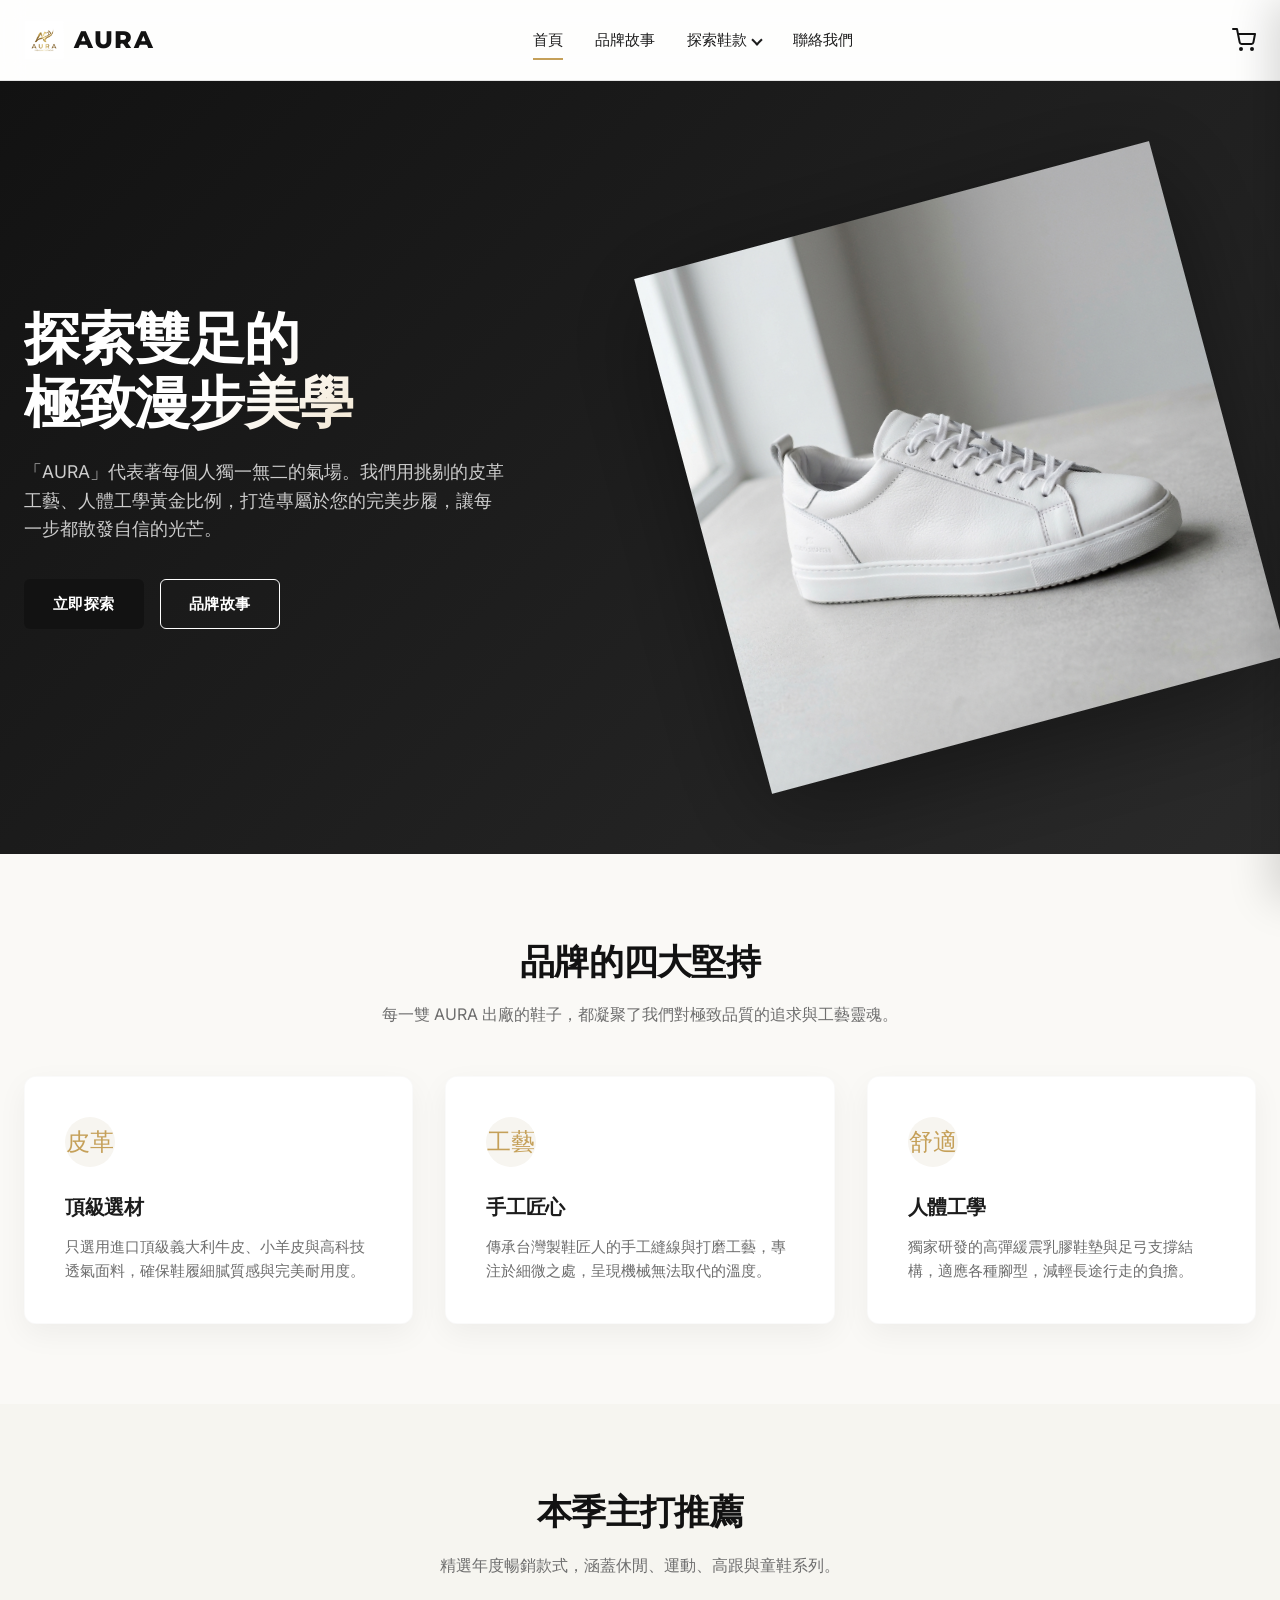
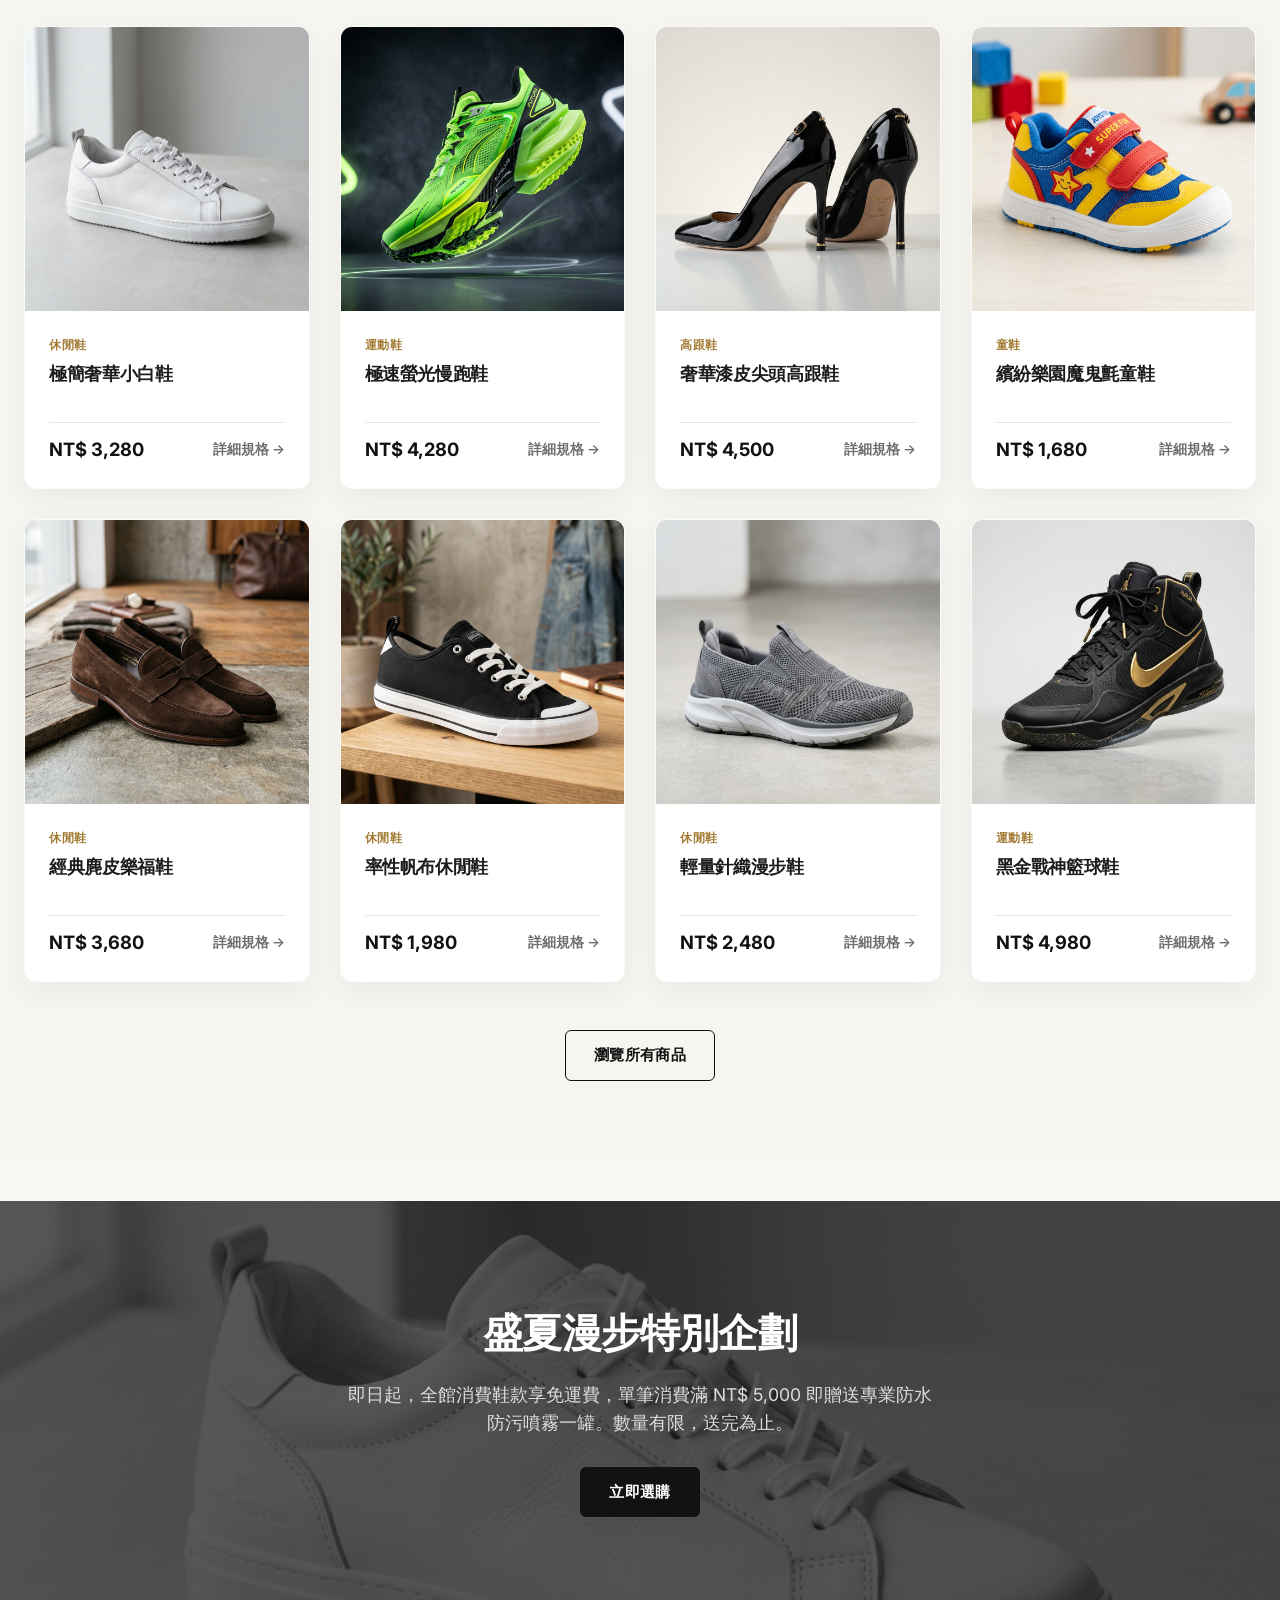
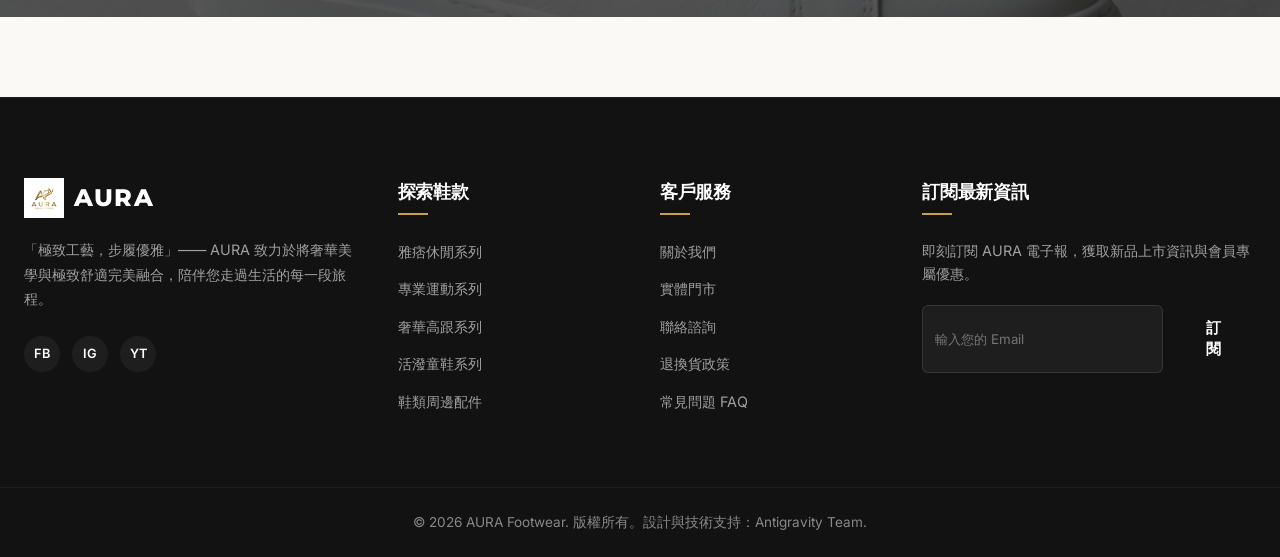
<file: index.html>
<!DOCTYPE html>
<html lang="zh-Hant">

<head>
  <meta charset="UTF-8">
  <meta name="viewport" content="width=device-width, initial-scale=1.0">
  <title>葉緯萱的鞋子專賣店</title>
  <meta name="description" content="AURA 致力於設計最高品質的手工真皮休閒鞋、專業運動跑鞋、奢華晚宴高跟鞋與健康學步童鞋，完美融合經典與現代美學。">
  <meta name="keywords" content="休閒鞋,運動跑鞋,高跟鞋,童鞋">
  <link rel="icon" href="assets/logo.png" type="image/png">
  <link rel="stylesheet" href="css/style.css">
  <meta name="google-site-verification" content="kCDAS2qgH3Xiu8bJE-B__7fO1iVwW10IBibemXJHD1A" />
</head>

<body>

  <!-- Header Section -->
  <header id="main-header"></header>

  <!-- Hero Banner -->
  <section class="hero-banner">
    <div class="container hero-grid">
      <div class="hero-content">
        <h1>探索雙足的<br>極致漫步美學</h1>
        <p>「AURA」代表著每個人獨一無二的氣場。我們用挑剔的皮革工藝、人體工學黃金比例，打造專屬於您的完美步履，讓每一步都散發自信的光芒。</p>
        <div class="hero-btn-group">
          <a href="category-casual.html" class="btn btn-primary">立即探索</a>
          <a href="about.html" class="btn btn-secondary">品牌故事</a>
        </div>
      </div>
      <div class="hero-image-container">
        <div class="hero-image-bg"></div>
        <img src="assets/casual_1.png" alt="AURA Premium Sneakers">
      </div>
    </div>
  </section>

  <!-- Brand Value Grid -->
  <section class="section-padding">
    <div class="container">
      <div class="section-header">
        <h2>品牌的四大堅持</h2>
        <p>每一雙 AURA 出廠的鞋子，都凝聚了我們對極致品質的追求與工藝靈魂。</p>
      </div>
      <div class="values-grid">
        <div class="value-card">
          <div class="value-icon">皮革</div>
          <h3>頂級選材</h3>
          <p>只選用進口頂級義大利牛皮、小羊皮與高科技透氣面料，確保鞋履細膩質感與完美耐用度。</p>
        </div>
        <div class="value-card">
          <div class="value-icon">工藝</div>
          <h3>手工匠心</h3>
          <p>傳承台灣製鞋匠人的手工縫線與打磨工藝，專注於細微之處，呈現機械無法取代的溫度。</p>
        </div>
        <div class="value-card">
          <div class="value-icon">舒適</div>
          <h3>人體工學</h3>
          <p>獨家研發的高彈緩震乳膠鞋墊與足弓支撐結構，適應各種腳型，減輕長途行走的負擔。</p>
        </div>
      </div>
    </div>
  </section>

  <!-- Featured Products Section -->
  <section class="section-padding" style="background-color: #f6f5f0;">
    <div class="container">
      <div class="section-header">
        <h2>本季主打推薦</h2>
        <p>精選年度暢銷款式，涵蓋休閒、運動、高跟與童鞋系列。</p>
      </div>
      <div class="products-grid" id="featured-products-grid">
        <!-- Dynamically rendered by main.js -->
      </div>
      <div style="text-align: center; margin-top: 48px;">
        <a href="category-casual.html" class="btn btn-secondary">瀏覽所有商品</a>
      </div>
    </div>
  </section>

  <!-- Interactive Promo Banner -->
  <section class="promo-banner">
    <div class="container">
      <h2>盛夏漫步特別企劃</h2>
      <p>即日起，全館消費鞋款享免運費，單筆消費滿 NT$ 5,000 即贈送專業防水防污噴霧一罐。數量有限，送完為止。</p>
      <a href="category-sports.html" class="btn btn-primary">立即選購</a>
    </div>
  </section>

  <!-- Footer Section -->
  <footer id="main-footer"></footer>

  <!-- Scripts -->
  <script src="js/products.js"></script>
  <script src="js/main.js"></script>
</body>

</html>
</file>
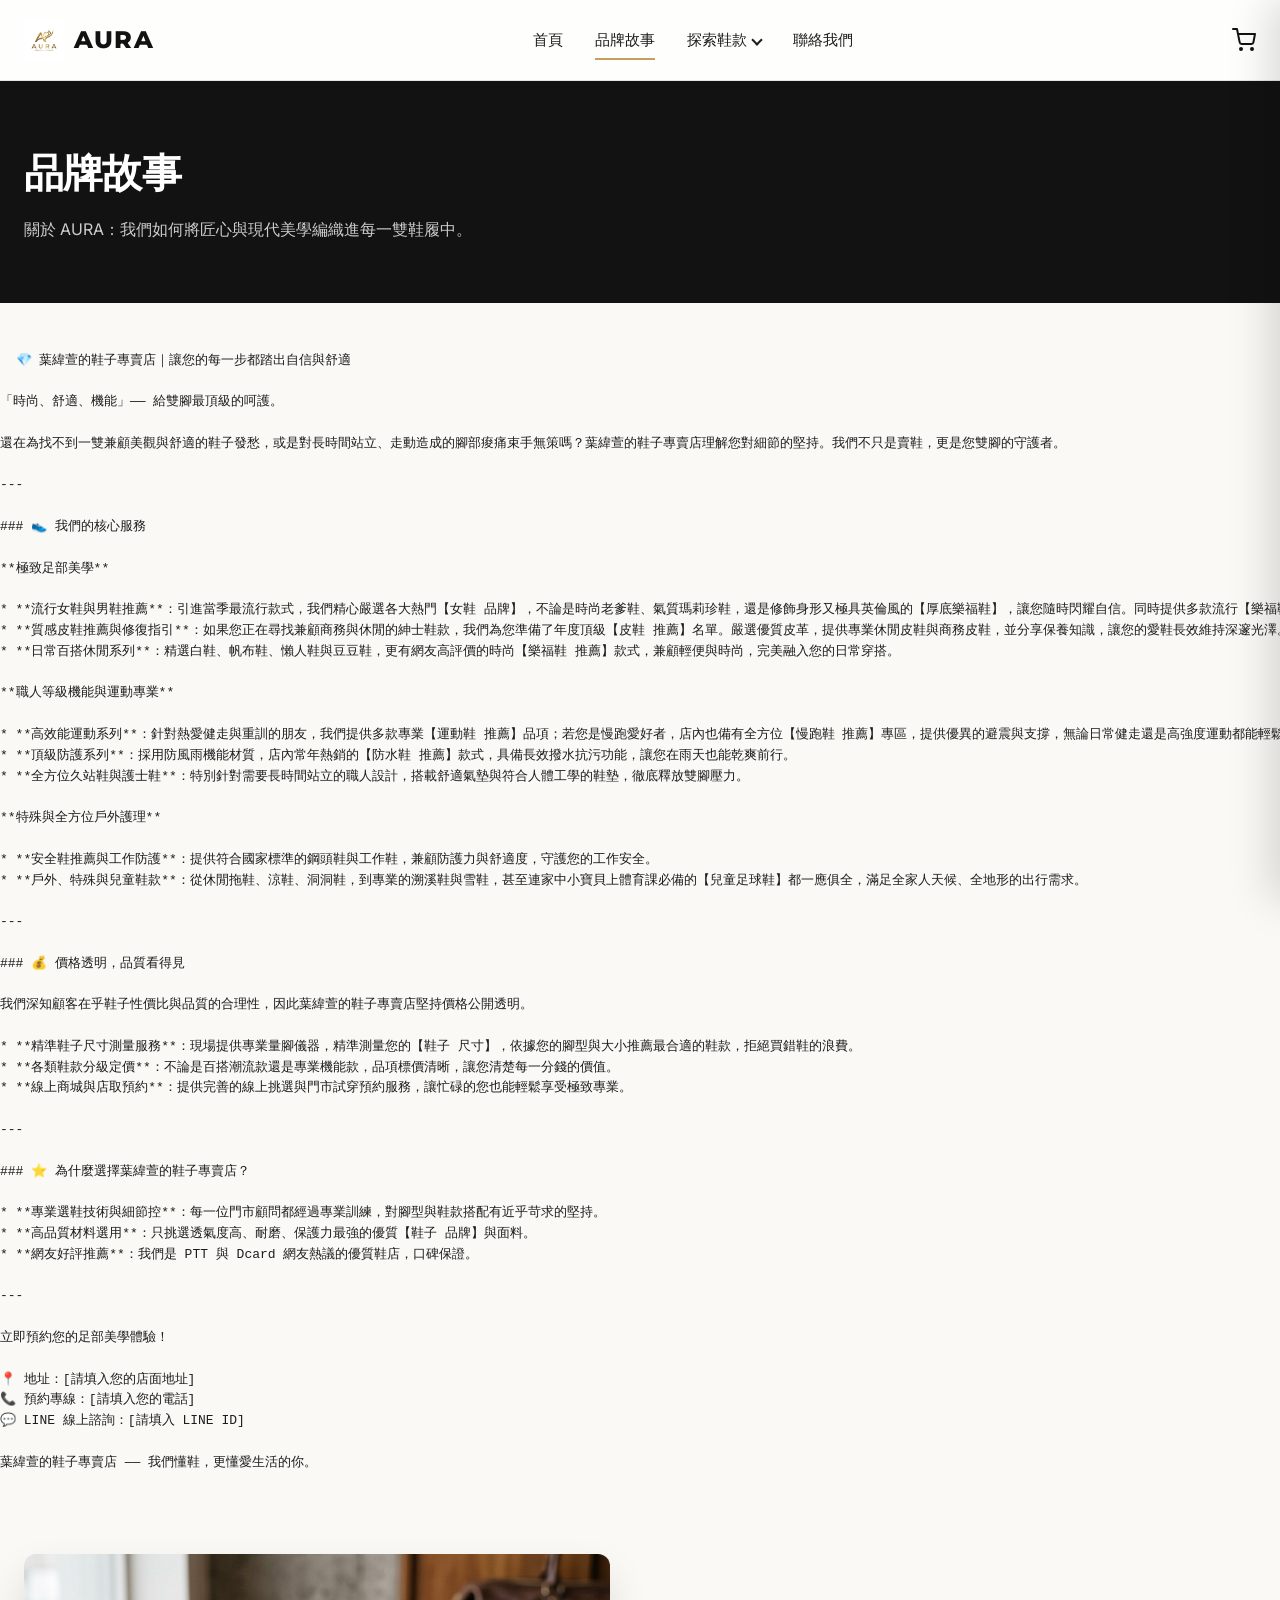
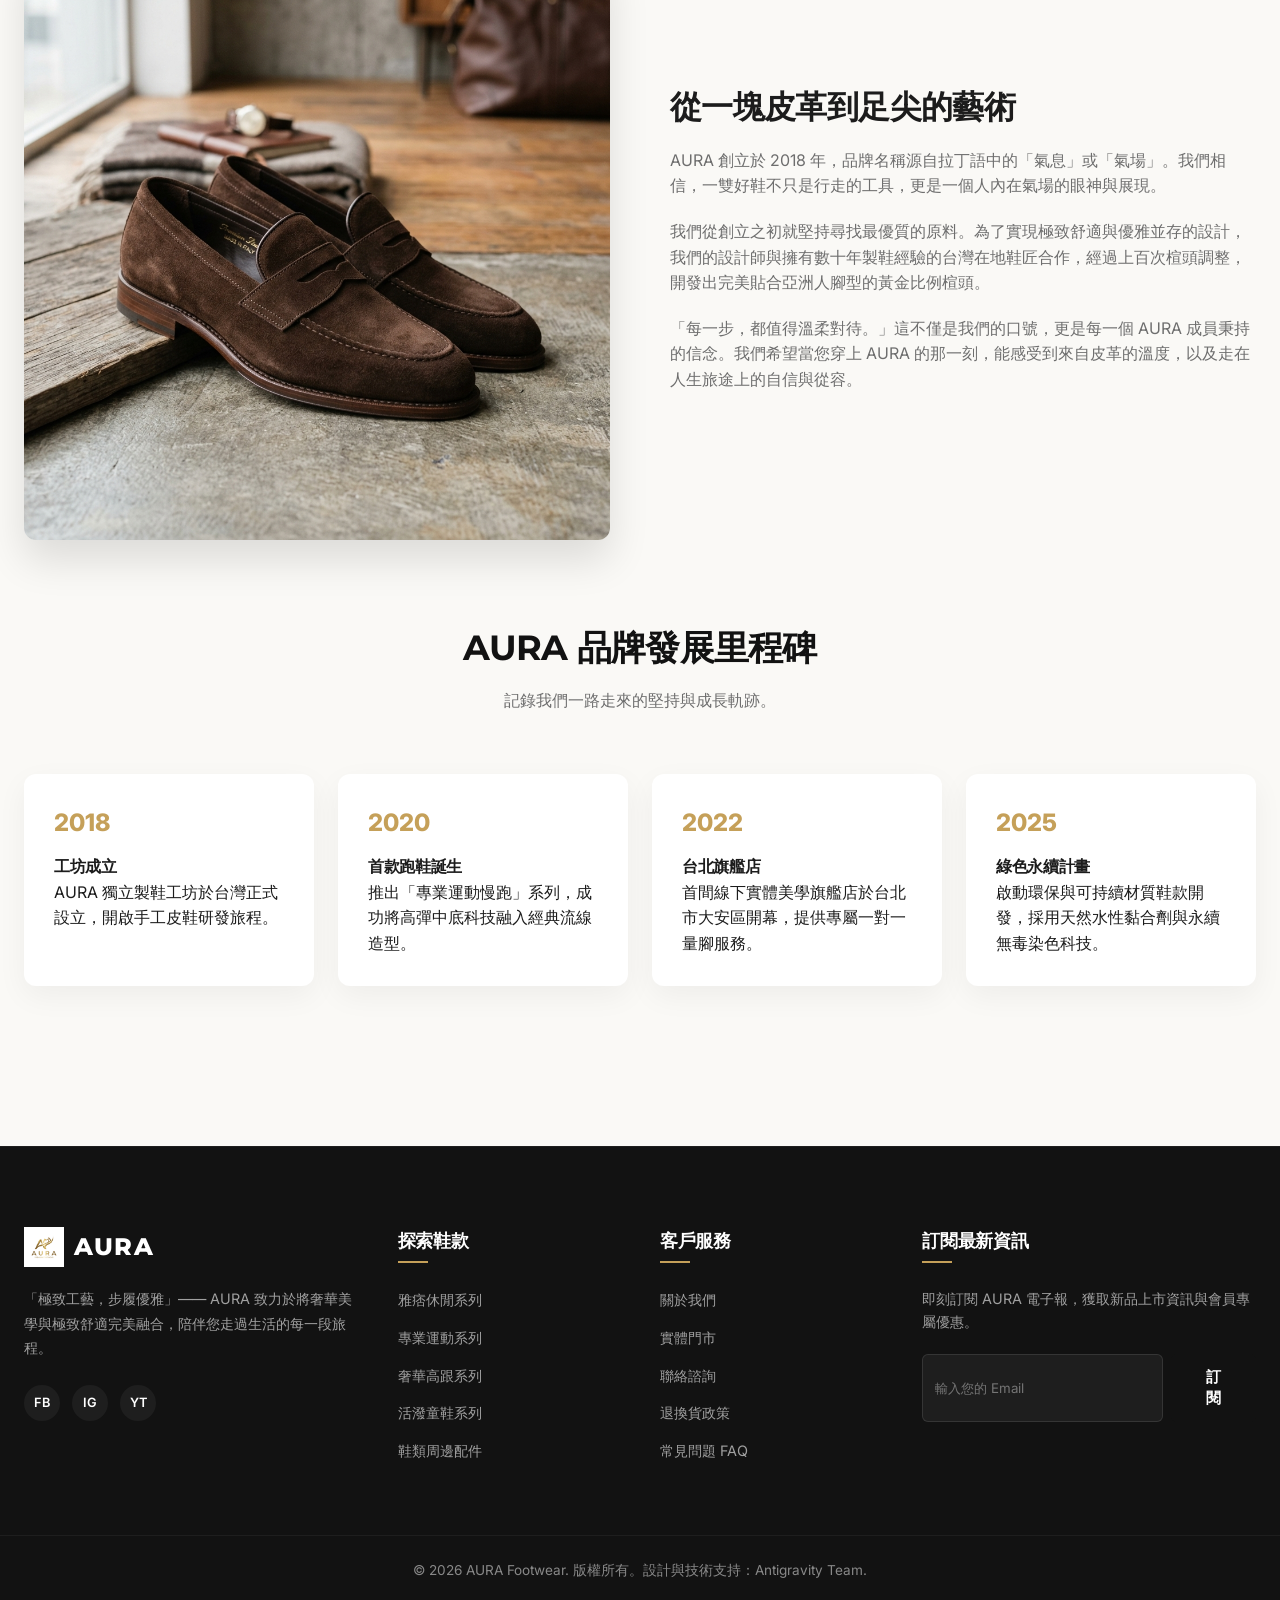
<file: about.html>
<!DOCTYPE html>
<html lang="zh-Hant">

<head>
  <meta charset="UTF-8">
  <meta name="viewport" content="width=device-width, initial-scale=1.0">
  <title>品牌故事 - AURA 鞋履工坊</title>
  <meta name="description" content="了解 AURA 的品牌精神、歷史沿革以及我們對鞋履皮革工藝與手工製作的極致追求。">
  <link rel="icon" href="assets/logo.png" type="image/png">
  <link rel="stylesheet" href="css/style.css">
</head>

<body>

  <!-- Header Section -->
  <header id="main-header"></header>

  <!-- Category Title Banner -->
  <section class="category-hero">
    <div class="container">
      <h1>品牌故事</h1>
      <p>關於 AURA：我們如何將匠心與現代美學編織進每一雙鞋履中。</p>
    </div>
  </section>
  <pre>
  💎 葉緯萱的鞋子專賣店｜讓您的每一步都踏出自信與舒適

「時尚、舒適、機能」—— 給雙腳最頂級的呵護。

還在為找不到一雙兼顧美觀與舒適的鞋子發愁，或是對長時間站立、走動造成的腳部痠痛束手無策嗎？葉緯萱的鞋子專賣店理解您對細節的堅持。我們不只是賣鞋，更是您雙腳的守護者。

---

### 👟 我們的核心服務

**極致足部美學**

* **流行女鞋與男鞋推薦**：引進當季最流行款式，我們精心嚴選各大熱門【女鞋 品牌】，不論是時尚老爹鞋、氣質瑪莉珍鞋，還是修飾身形又極具英倫風的【厚底樂福鞋】，讓您隨時閃耀自信。同時提供多款流行【樂福鞋 穿搭】靈感，讓您輕鬆駕馭各種場合。
* **質感皮鞋推薦與修復指引**：如果您正在尋找兼顧商務與休閒的紳士鞋款，我們為您準備了年度頂級【皮鞋 推薦】名單。嚴選優質皮革，提供專業休閒皮鞋與商務皮鞋，並分享保養知識，讓您的愛鞋長效維持深邃光澤。
* **日常百搭休閒系列**：精選白鞋、帆布鞋、懶人鞋與豆豆鞋，更有網友高評價的時尚【樂福鞋 推薦】款式，兼顧輕便與時尚，完美融入您的日常穿搭。

**職人等級機能與運動專業**

* **高效能運動系列**：針對熱愛健走與重訓的朋友，我們提供多款專業【運動鞋 推薦】品項；若您是慢跑愛好者，店內也備有全方位【慢跑鞋 推薦】專區，提供優異的避震與支撐，無論日常健走還是高強度運動都能輕鬆應對。
* **頂級防護系列**：採用防風雨機能材質，店內常年熱銷的【防水鞋 推薦】款式，具備長效撥水抗污功能，讓您在雨天也能乾爽前行。
* **全方位久站鞋與護士鞋**：特別針對需要長時間站立的職人設計，搭載舒適氣墊與符合人體工學的鞋墊，徹底釋放雙腳壓力。

**特殊與全方位戶外護理**

* **安全鞋推薦與工作防護**：提供符合國家標準的鋼頭鞋與工作鞋，兼顧防護力與舒適度，守護您的工作安全。
* **戶外、特殊與兒童鞋款**：從休閒拖鞋、涼鞋、洞洞鞋，到專業的溯溪鞋與雪鞋，甚至連家中小寶貝上體育課必備的【兒童足球鞋】都一應俱全，滿足全家人天候、全地形的出行需求。

---

### 💰 價格透明，品質看得見

我們深知顧客在乎鞋子性價比與品質的合理性，因此葉緯萱的鞋子專賣店堅持價格公開透明。

* **精準鞋子尺寸測量服務**：現場提供專業量腳儀器，精準測量您的【鞋子 尺寸】，依據您的腳型與大小推薦最合適的鞋款，拒絕買錯鞋的浪費。
* **各類鞋款分級定價**：不論是百搭潮流款還是專業機能款，品項標價清晰，讓您清楚每一分錢的價值。
* **線上商城與店取預約**：提供完善的線上挑選與門市試穿預約服務，讓忙碌的您也能輕鬆享受極致專業。

---

### ⭐ 為什麼選擇葉緯萱的鞋子專賣店？

* **專業選鞋技術與細節控**：每一位門市顧問都經過專業訓練，對腳型與鞋款搭配有近乎苛求的堅持。
* **高品質材料選用**：只挑選透氣度高、耐磨、保護力最強的優質【鞋子 品牌】與面料。
* **網友好評推薦**：我們是 PTT 與 Dcard 網友熱議的優質鞋店，口碑保證。

---

立即預約您的足部美學體驗！

📍 地址：[請填入您的店面地址]
📞 預約專線：[請填入您的電話]
💬 LINE 線上諮詢：[請填入 LINE ID]

葉緯萱的鞋子專賣店 —— 我們懂鞋，更懂愛生活的你。
</pre>
  <!-- About Story Section -->
  <section class="section-padding">
    <div class="container">
      <div class="about-hero">
        <div class="about-hero-img">
          <img src="assets/casual_2.png" title="AURA Craftsmanship" alt="AURA Craftsmanship">
        </div>
        <div class="about-content">
          <h2>從一塊皮革到足尖的藝術</h2>
          <p>AURA 創立於 2018 年，品牌名稱源自拉丁語中的「氣息」或「氣場」。我們相信，一雙好鞋不只是行走的工具，更是一個人內在氣場的眼神與展現。</p>
          <p>我們從創立之初就堅持尋找最優質的原料。為了實現極致舒適與優雅並存的設計，我們的設計師與擁有數十年製鞋經驗的台灣在地鞋匠合作，經過上百次楦頭調整，開發出完美貼合亞洲人腳型的黃金比例楦頭。</p>
          <p>「每一步，都值得溫柔對待。」這不僅是我們的口號，更是每一個 AURA 成員秉持的信念。我們希望當您穿上 AURA 的那一刻，能感受到來自皮革的溫度，以及走在人生旅途上的自信與從容。</p>
        </div>
      </div>

      <div class="section-header" style="margin-top: 80px;">
        <h2>AURA 品牌發展里程碑</h2>
        <p>記錄我們一路走來的堅持與成長軌跡。</p>
      </div>

      <div class="about-timeline">
        <div class="timeline-item">
          <div class="timeline-year">2018</div>
          <h4>工坊成立</h4>
          <p>AURA 獨立製鞋工坊於台灣正式設立，開啟手工皮鞋研發旅程。</p>
        </div>
        <div class="timeline-item">
          <div class="timeline-year">2020</div>
          <h4>首款跑鞋誕生</h4>
          <p>推出「專業運動慢跑」系列，成功將高彈中底科技融入經典流線造型。</p>
        </div>
        <div class="timeline-item">
          <div class="timeline-year">2022</div>
          <h4>台北旗艦店</h4>
          <p>首間線下實體美學旗艦店於台北市大安區開幕，提供專屬一對一量腳服務。</p>
        </div>
        <div class="timeline-item">
          <div class="timeline-year">2025</div>
          <h4>綠色永續計畫</h4>
          <p>啟動環保與可持續材質鞋款開發，採用天然水性黏合劑與永續無毒染色科技。</p>
        </div>
      </div>
    </div>
  </section>

  <!-- Footer Section -->
  <footer id="main-footer"></footer>

  <!-- Scripts -->
  <script src="js/products.js"></script>
  <script src="js/main.js"></script>
</body>

</html>
</file>
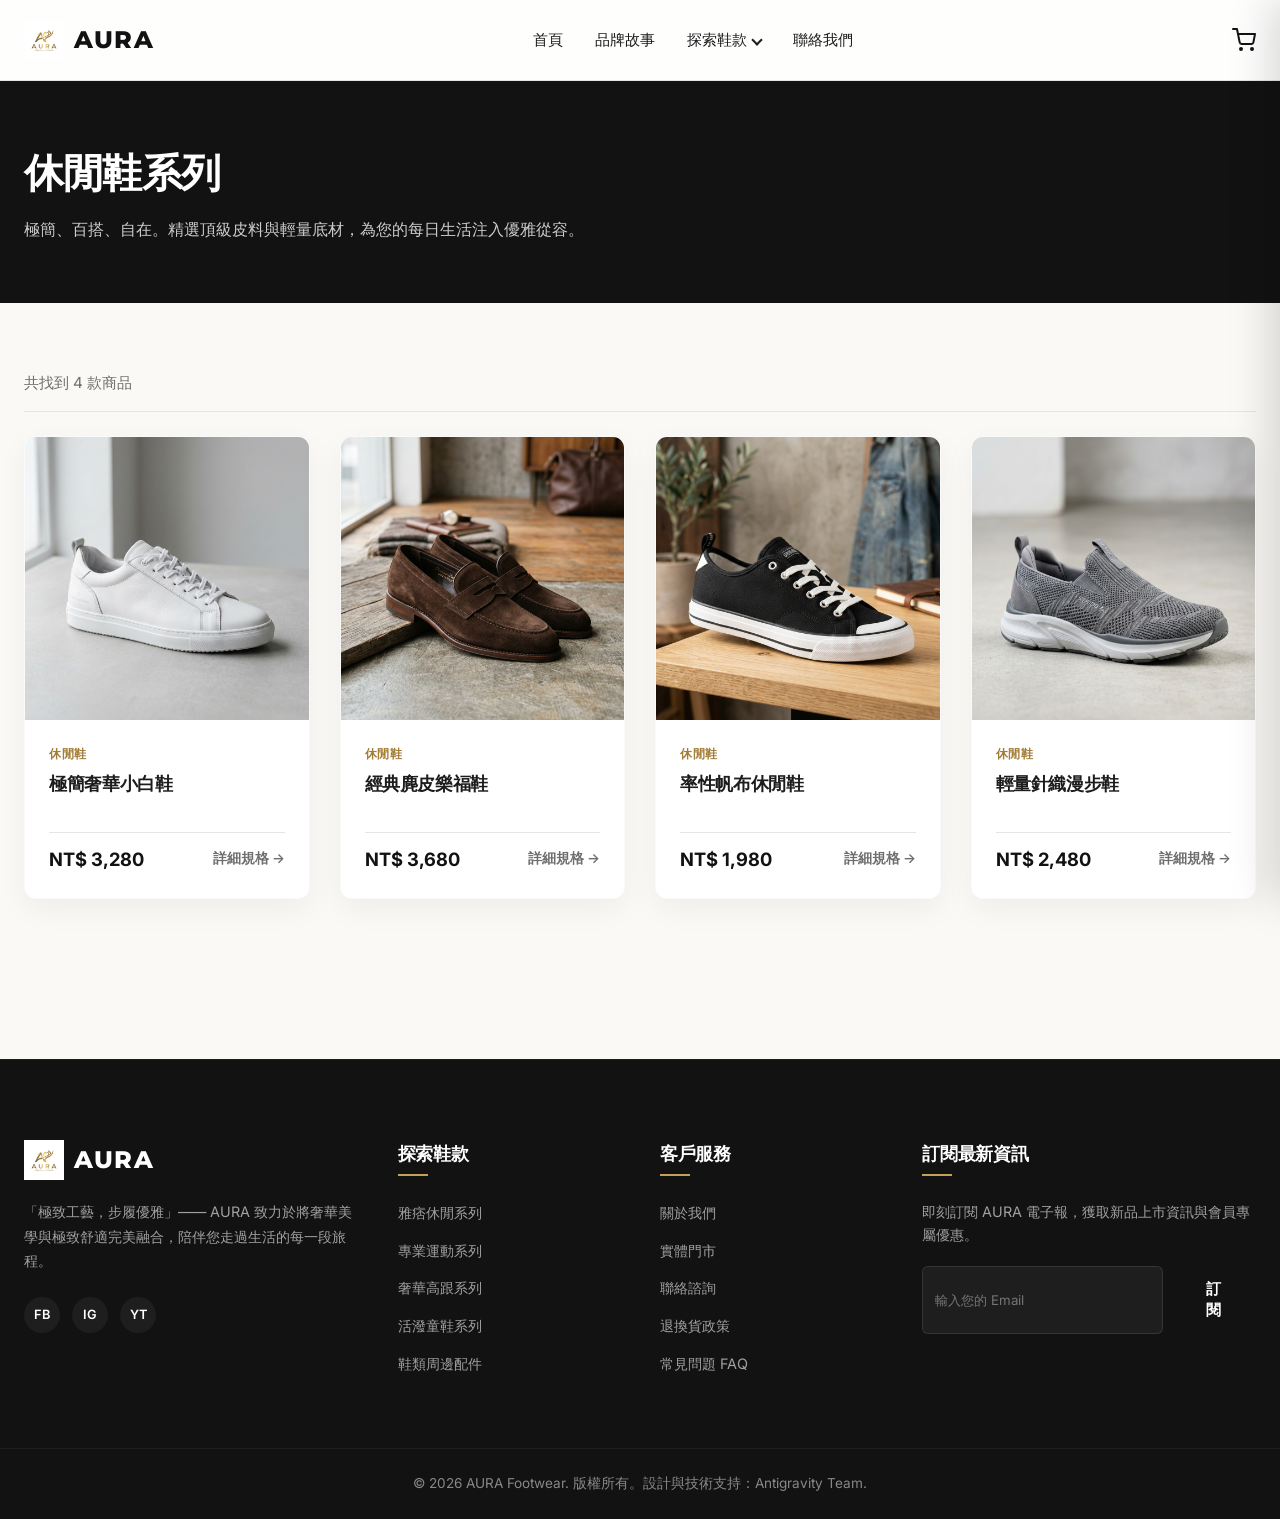
<file: category-casual.html>
<!DOCTYPE html>
<html lang="zh-Hant">
<head>
  <meta charset="UTF-8">
  <meta name="viewport" content="width=device-width, initial-scale=1.0">
  <title>雅痞休閒鞋系列 - AURA 鞋履工坊</title>
  <meta name="description" content="瀏覽 AURA 精選男士、女士真皮休閒鞋、手工樂福鞋、簡約小白鞋與透氣針織漫步鞋。">
  <link rel="icon" href="assets/logo.png" type="image/png">
  <link rel="stylesheet" href="css/style.css">
</head>
<body>

  <!-- Header Section -->
  <header id="main-header"></header>

  <!-- Category Hero Banner -->
  <section class="category-hero">
    <div class="container">
      <h1>休閒鞋系列</h1>
      <p>極簡、百搭、自在。精選頂級皮料與輕量底材，為您的每日生活注入優雅從容。</p>
    </div>
  </section>

  <!-- Products List -->
  <section class="section-padding" style="padding-top: 20px;">
    <div class="container">
      <div class="category-header-meta">
        <span class="product-count">共找到 <span id="category-product-count">0</span> 款商品</span>
      </div>
      
      <div class="products-grid" id="category-products-grid">
        <!-- Rendered dynamically by main.js -->
      </div>
    </div>
  </section>

  <!-- Footer Section -->
  <footer id="main-footer"></footer>

  <!-- Scripts -->
  <script src="js/products.js"></script>
  <script src="js/main.js"></script>
</body>
</html>
</file>
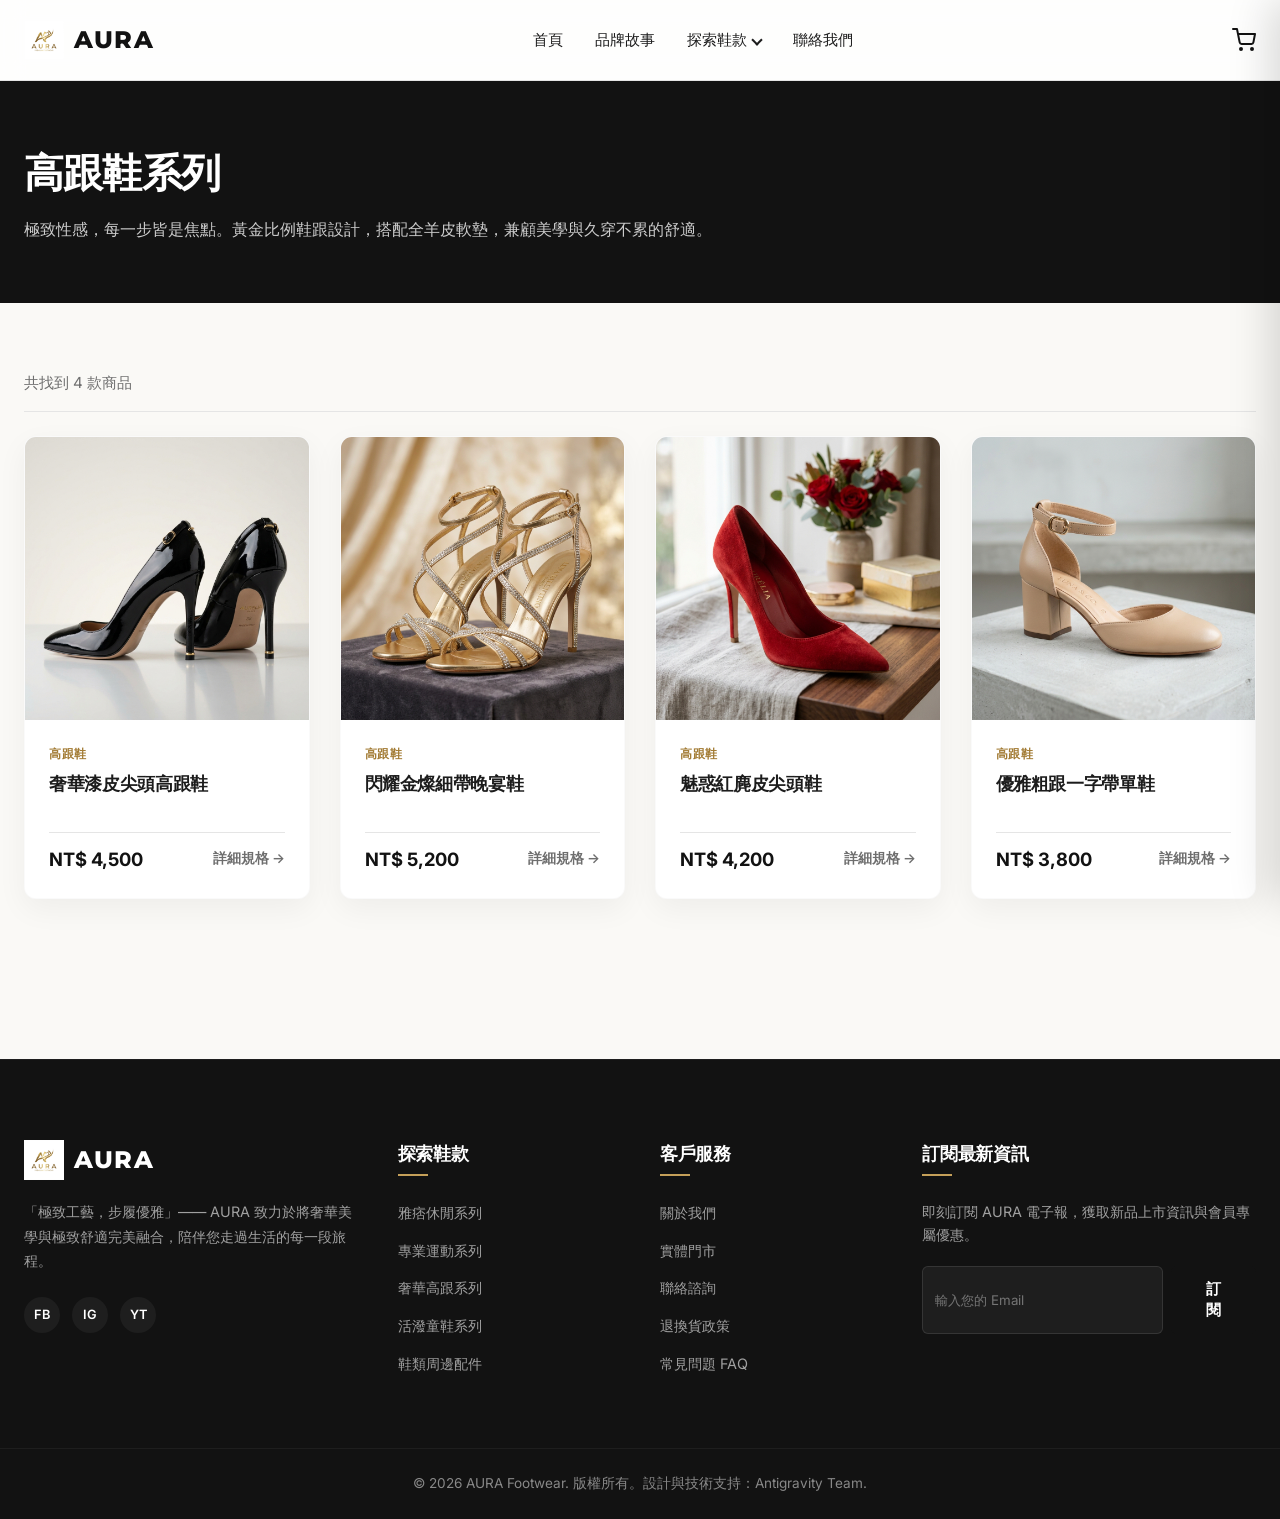
<file: category-heels.html>
<!DOCTYPE html>
<html lang="zh-Hant">

<head>
  <meta charset="UTF-8">
  <meta name="viewport" content="width=device-width, initial-scale=1.0">
  <title>奢華時尚高跟鞋 - AURA 鞋履工坊</title>
  <meta name="description" content="選購 AURA 精緻手工高跟鞋，包括優雅漆皮尖頭細跟、璀璨水鑽晚宴鞋、溫潤粗跟一字帶通勤鞋。">
  <link rel="icon" href="assets/logo.png" type="image/png">
  <link rel="stylesheet" href="css/style.css">
</head>

<body>

  <!-- Header Section -->
  <header id="main-header"></header>

  <!-- Category Hero Banner -->
  <section class="category-hero">
    <div class="container">
      <h1>高跟鞋系列</h1>
      <p>極致性感，每一步皆是焦點。黃金比例鞋跟設計，搭配全羊皮軟墊，兼顧美學與久穿不累的舒適。</p>
    </div>
  </section>

  <!-- Products List -->
  <section class="section-padding" style="padding-top: 20px;">
    <div class="container">
      <div class="category-header-meta">
        <span class="product-count">共找到 <span id="category-product-count">0</span> 款商品</span>
      </div>

      <div class="products-grid" id="category-products-grid">
        <!-- Rendered dynamically by main.js -->
      </div>
    </div>
  </section>

  <!-- Footer Section -->
  <footer id="main-footer"></footer>

  <!-- Scripts -->
  <script src="js/products.js" title="js/products.js" alt="js/products.js"></script>
  <script src="js/main.js" title="js/main.js" alt="js/main.js"></script>
</body>

</html>
</file>
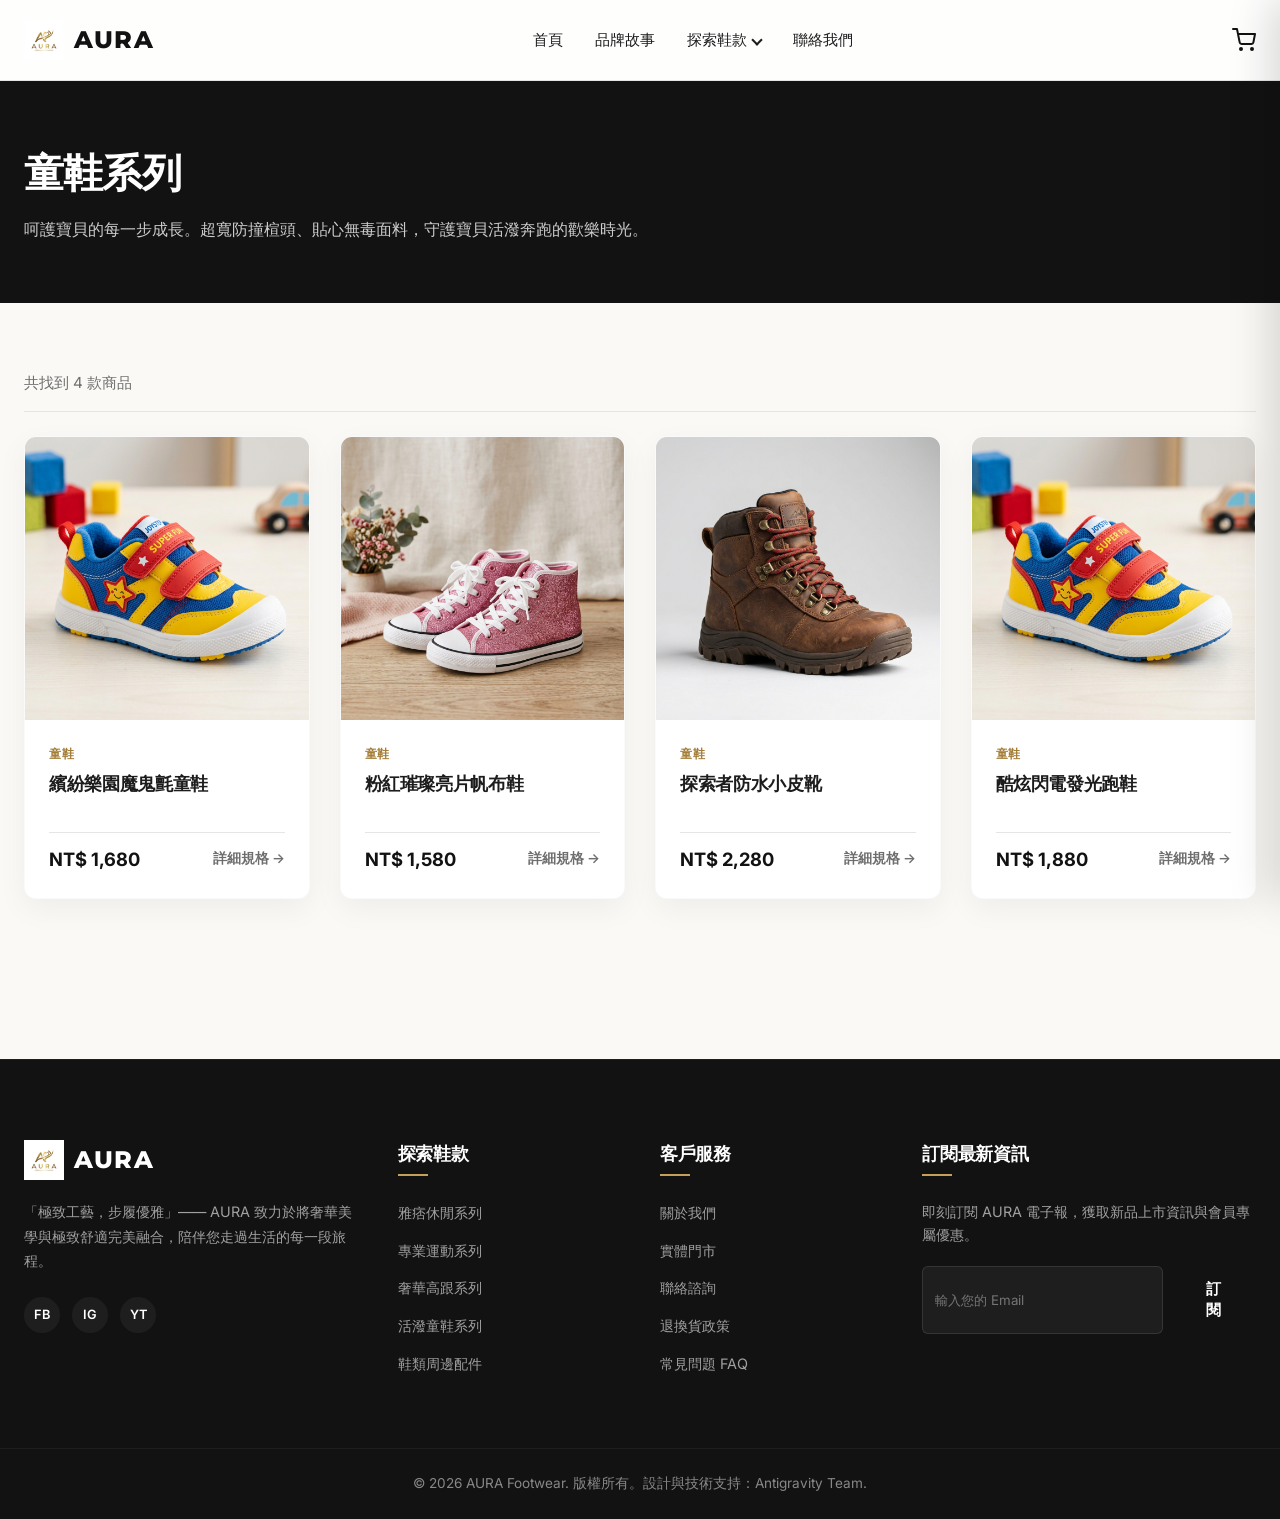
<file: category-kids.html>
<!DOCTYPE html>
<html lang="zh-Hant">
<head>
  <meta charset="UTF-8">
  <meta name="viewport" content="width=device-width, initial-scale=1.0">
  <title>活潑學步童鞋系列 - AURA 鞋履工坊</title>
  <meta name="description" content="瀏覽 AURA 設計的高品質童鞋、防踢魔鬼氈學步鞋、YKK拉鍊亮片鞋、防水防污皮靴與感應發光跑鞋。">
  <link rel="icon" href="assets/logo.png" type="image/png">
  <link rel="stylesheet" href="css/style.css">
</head>
<body>

  <!-- Header Section -->
  <header id="main-header"></header>

  <!-- Category Hero Banner -->
  <section class="category-hero">
    <div class="container">
      <h1>童鞋系列</h1>
      <p>呵護寶貝的每一步成長。超寬防撞楦頭、貼心無毒面料，守護寶貝活潑奔跑的歡樂時光。</p>
    </div>
  </section>

  <!-- Products List -->
  <section class="section-padding" style="padding-top: 20px;">
    <div class="container">
      <div class="category-header-meta">
        <span class="product-count">共找到 <span id="category-product-count">0</span> 款商品</span>
      </div>
      
      <div class="products-grid" id="category-products-grid">
        <!-- Rendered dynamically by main.js -->
      </div>
    </div>
  </section>

  <!-- Footer Section -->
  <footer id="main-footer"></footer>

  <!-- Scripts -->
  <script src="js/products.js"></script>
  <script src="js/main.js"></script>
</body>
</html>
</file>
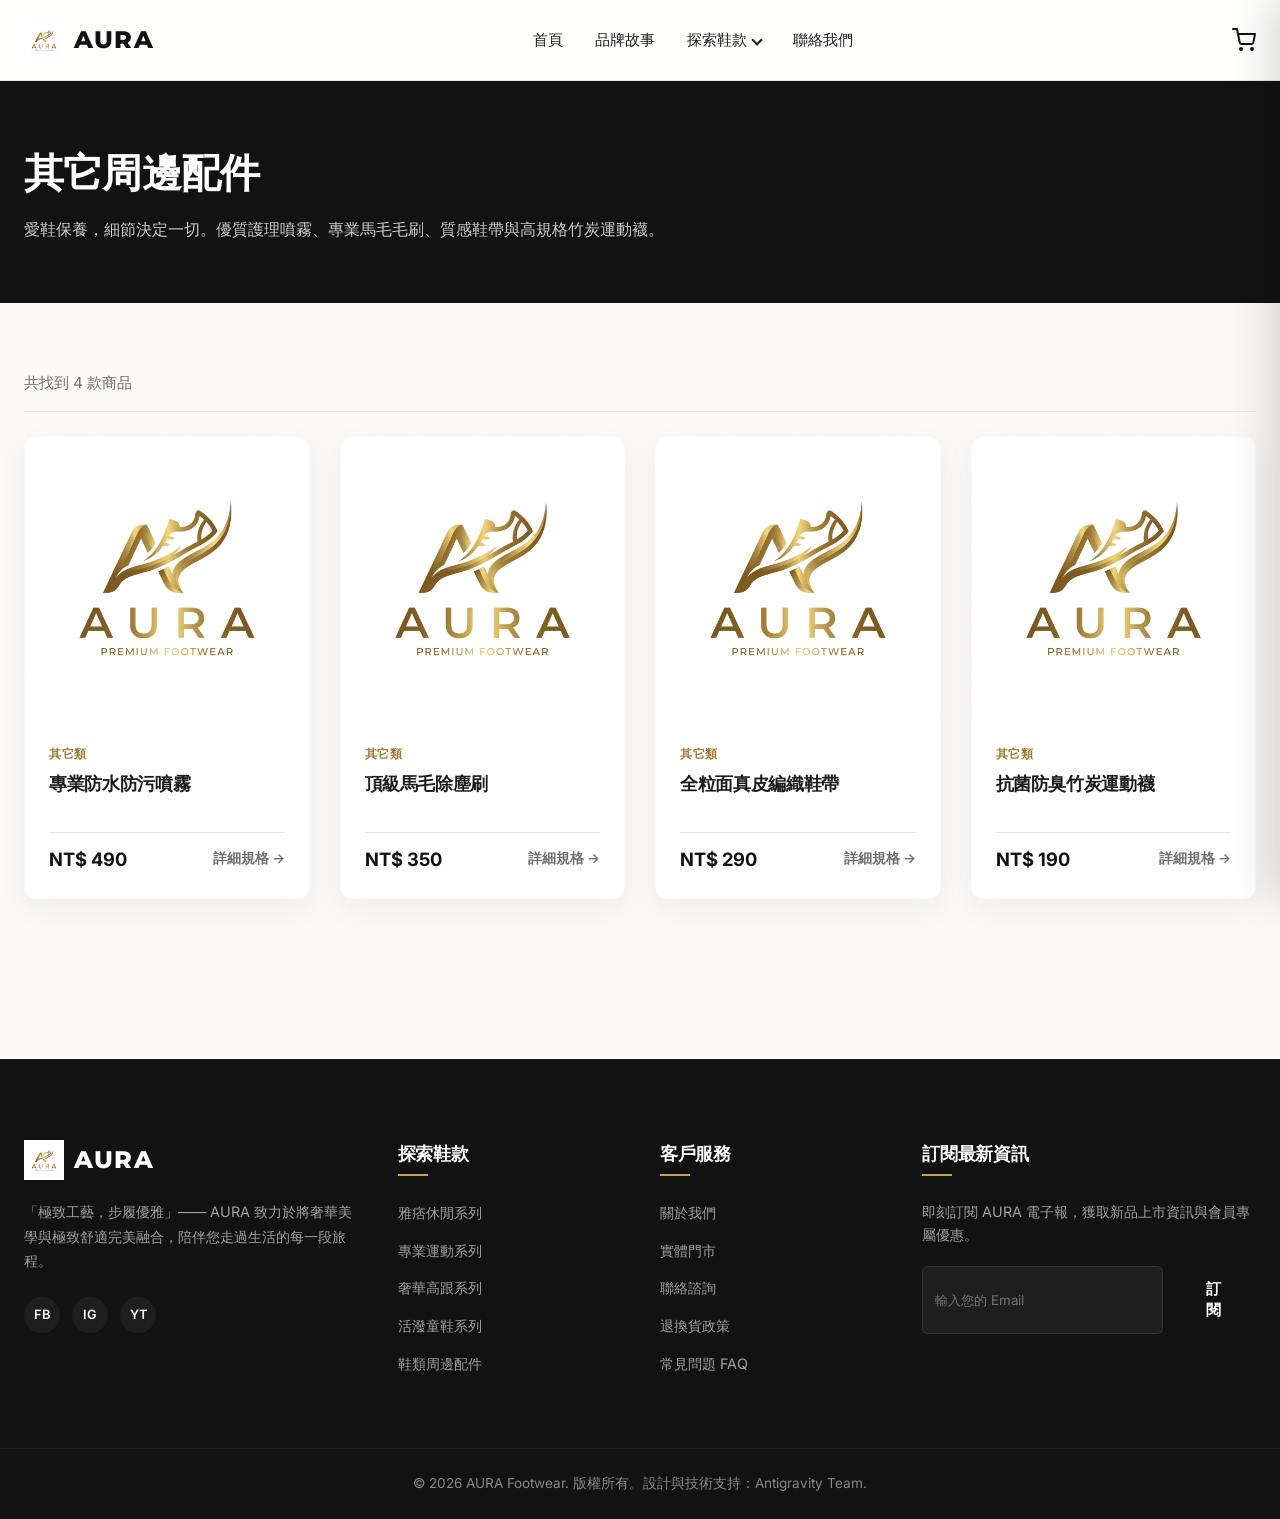
<file: category-others.html>
<!DOCTYPE html>
<html lang="zh-Hant">
<head>
  <meta charset="UTF-8">
  <meta name="viewport" content="width=device-width, initial-scale=1.0">
  <title>鞋履配件與其他周邊 - AURA 鞋履工坊</title>
  <meta name="description" content="購買 AURA 精選鞋履保養噴霧、防水噴霧、天然馬毛刷、質感真皮編織鞋帶與防臭竹炭運動襪。">
  <link rel="icon" href="assets/logo.png" type="image/png">
  <link rel="stylesheet" href="css/style.css">
</head>
<body>

  <!-- Header Section -->
  <header id="main-header"></header>

  <!-- Category Hero Banner -->
  <section class="category-hero">
    <div class="container">
      <h1>其它周邊配件</h1>
      <p>愛鞋保養，細節決定一切。優質護理噴霧、專業馬毛毛刷、質感鞋帶與高規格竹炭運動襪。</p>
    </div>
  </section>

  <!-- Products List -->
  <section class="section-padding" style="padding-top: 20px;">
    <div class="container">
      <div class="category-header-meta">
        <span class="product-count">共找到 <span id="category-product-count">0</span> 款商品</span>
      </div>
      
      <div class="products-grid" id="category-products-grid">
        <!-- Rendered dynamically by main.js -->
      </div>
    </div>
  </section>

  <!-- Footer Section -->
  <footer id="main-footer"></footer>

  <!-- Scripts -->
  <script src="js/products.js"></script>
  <script src="js/main.js"></script>
</body>
</html>
</file>
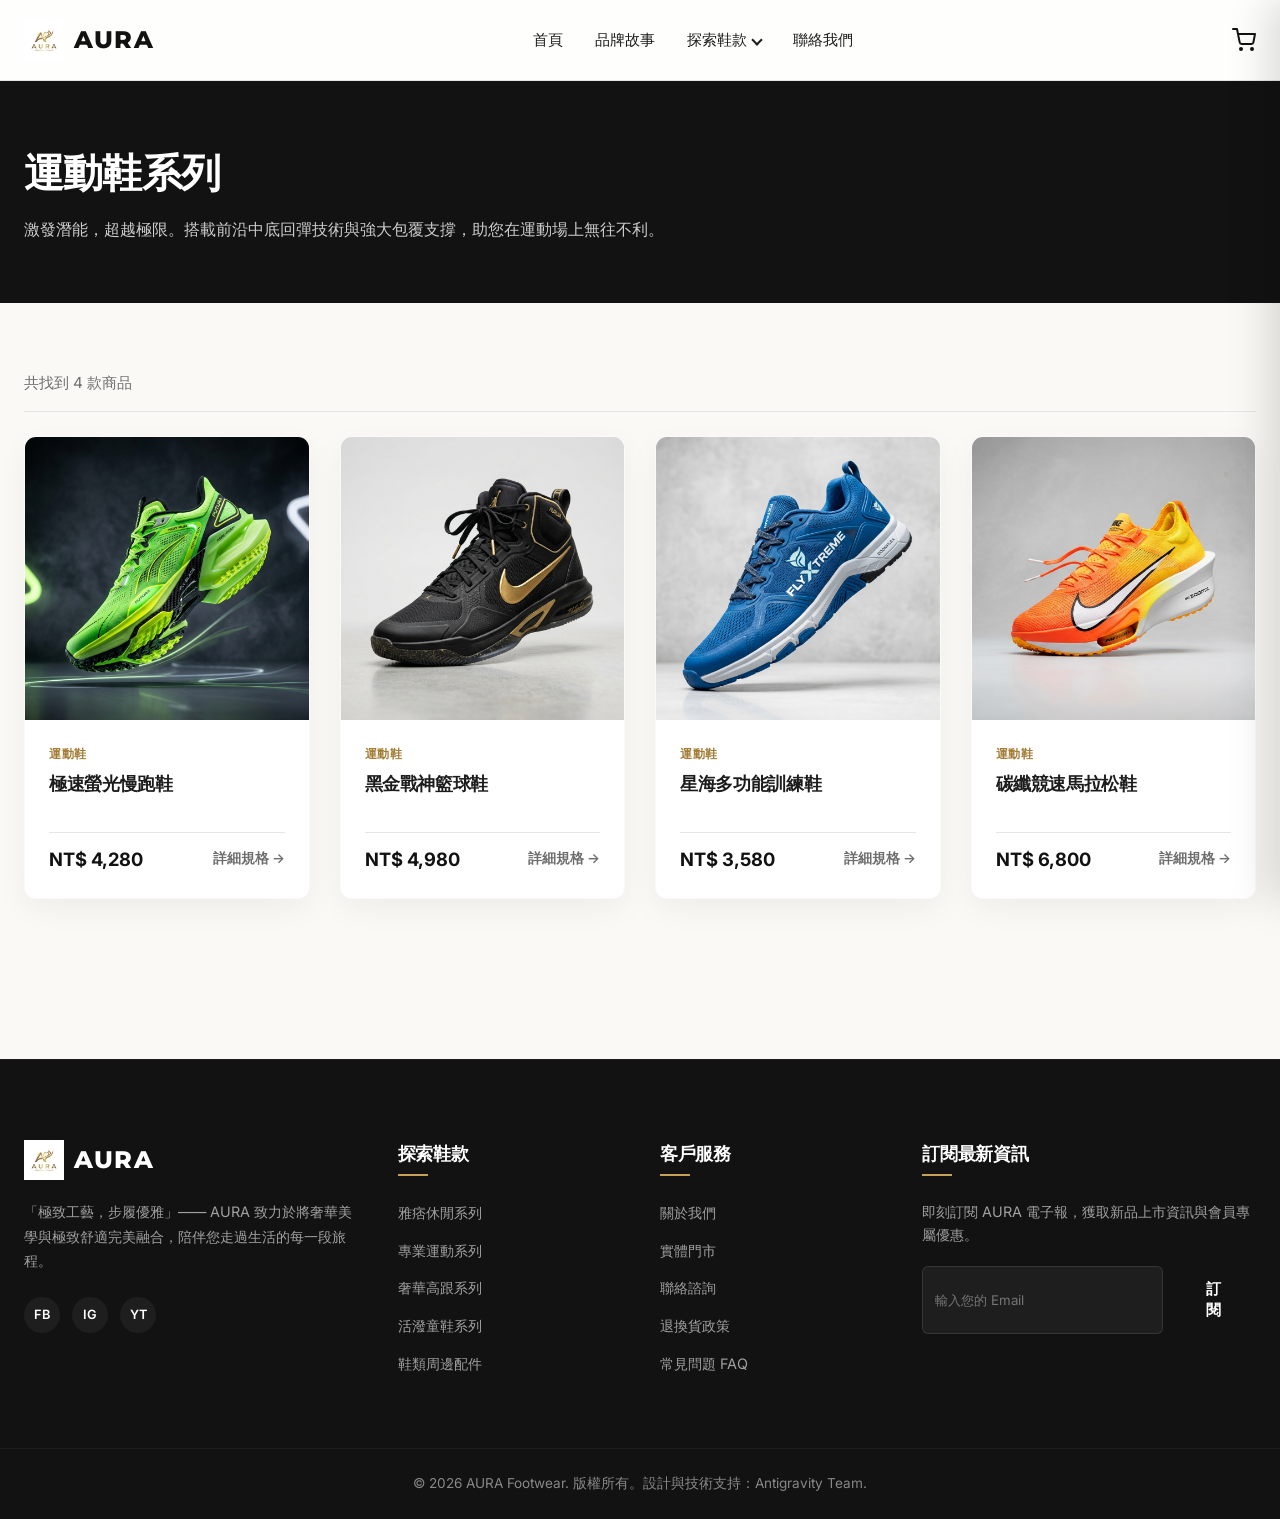
<file: category-sports.html>
<!DOCTYPE html>
<html lang="zh-Hant">
<head>
  <meta charset="UTF-8">
  <meta name="viewport" content="width=device-width, initial-scale=1.0">
  <title>專業運動鞋系列 - AURA 鞋履工坊</title>
  <meta name="description" content="探索 AURA 高規緩震跑鞋、高筒包覆籃球鞋、多功能重訓鞋與超臨界科技碳板競速跑鞋。">
  <link rel="icon" href="assets/logo.png" type="image/png">
  <link rel="stylesheet" href="css/style.css">
</head>
<body>

  <!-- Header Section -->
  <header id="main-header"></header>

  <!-- Category Hero Banner -->
  <section class="category-hero">
    <div class="container">
      <h1>運動鞋系列</h1>
      <p>激發潛能，超越極限。搭載前沿中底回彈技術與強大包覆支撐，助您在運動場上無往不利。</p>
    </div>
  </section>

  <!-- Products List -->
  <section class="section-padding" style="padding-top: 20px;">
    <div class="container">
      <div class="category-header-meta">
        <span class="product-count">共找到 <span id="category-product-count">0</span> 款商品</span>
      </div>
      
      <div class="products-grid" id="category-products-grid">
        <!-- Rendered dynamically by main.js -->
      </div>
    </div>
  </section>

  <!-- Footer Section -->
  <footer id="main-footer"></footer>

  <!-- Scripts -->
  <script src="js/products.js"></script>
  <script src="js/main.js"></script>
</body>
</html>
</file>
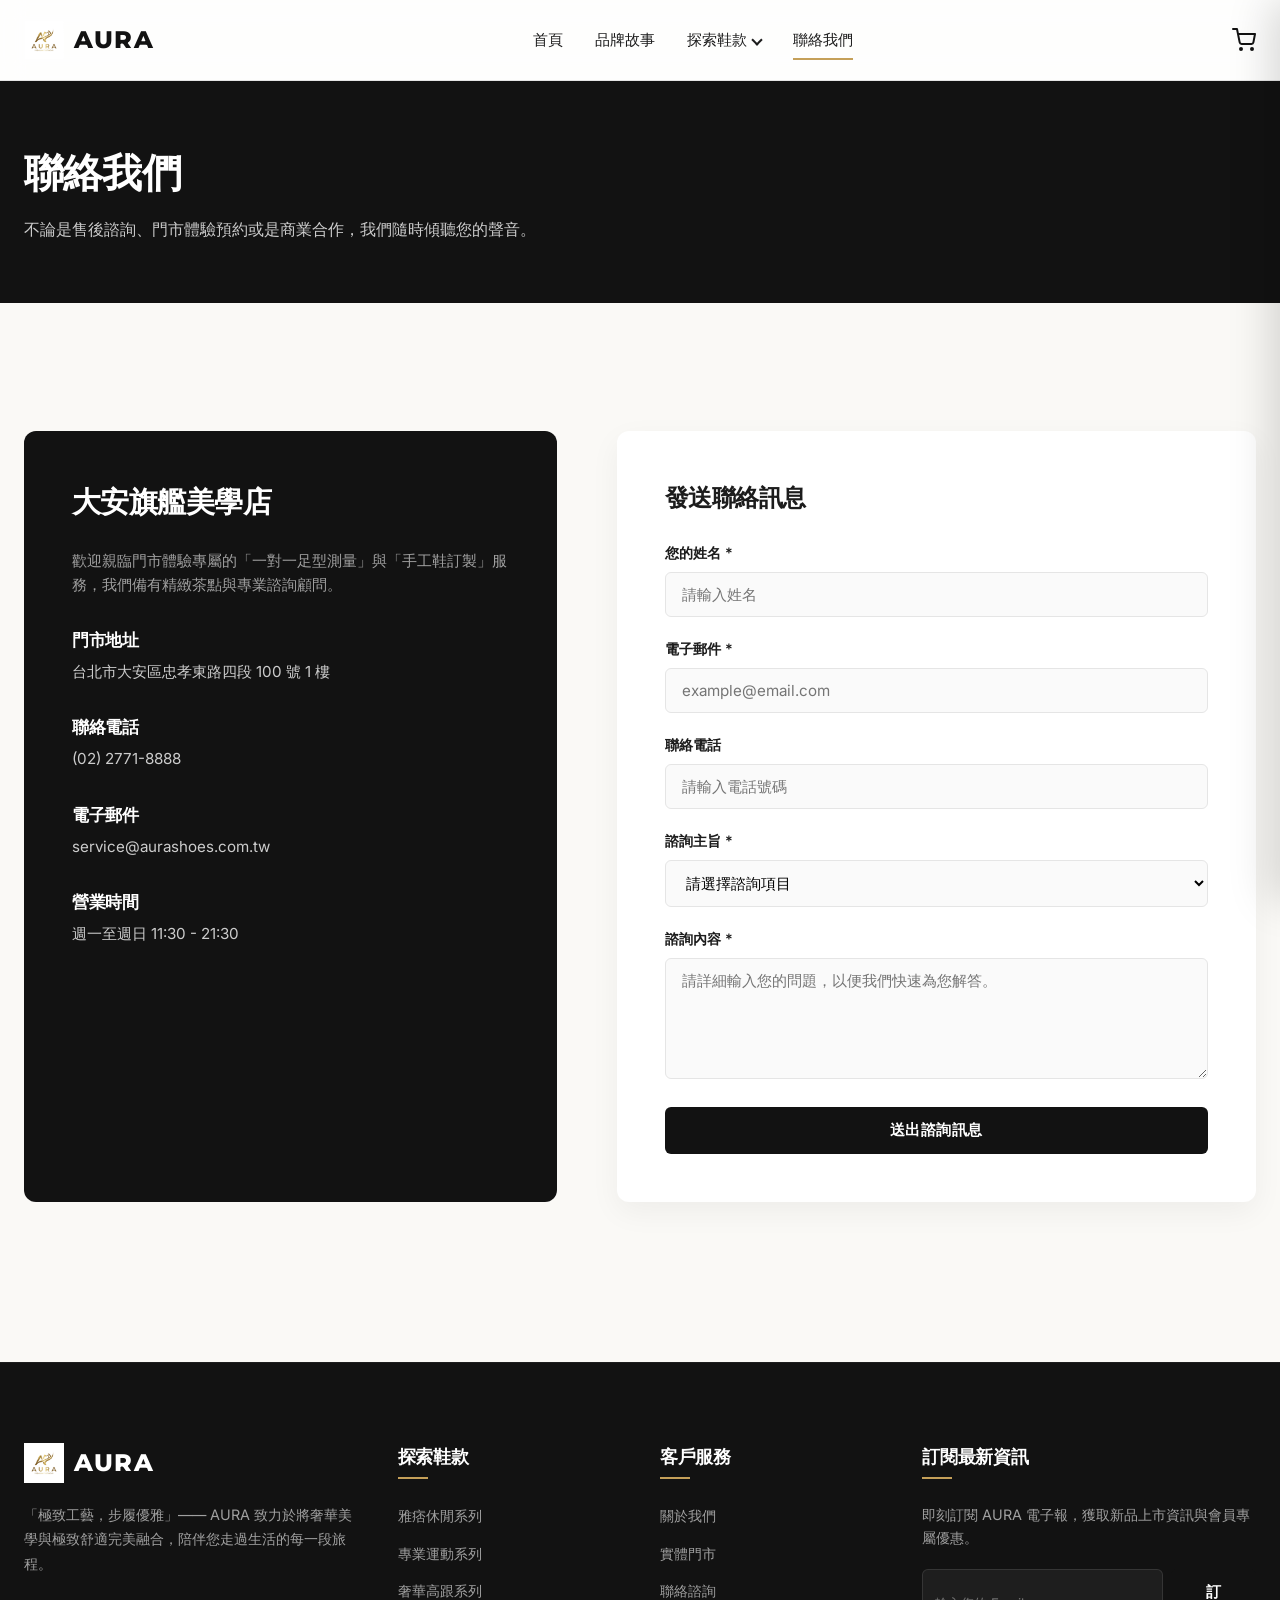
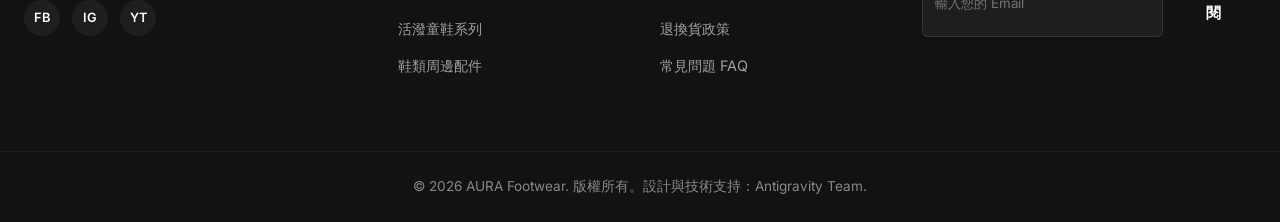
<file: contact.html>
<!DOCTYPE html>
<html lang="zh-Hant">
<head>
  <meta charset="UTF-8">
  <meta name="viewport" content="width=device-width, initial-scale=1.0">
  <title>聯絡我們 - AURA 鞋履工坊</title>
  <meta name="description" content="聯絡 AURA 客服團隊，或查詢我們台北大安旗艦店的門市地址、營業時間與聯絡電話。">
  <link rel="icon" href="assets/logo.png" type="image/png">
  <link rel="stylesheet" href="css/style.css">
</head>
<body>

  <!-- Header Section -->
  <header id="main-header"></header>

  <!-- Category Title Banner -->
  <section class="category-hero">
    <div class="container">
      <h1>聯絡我們</h1>
      <p>不論是售後諮詢、門市體驗預約或是商業合作，我們隨時傾聽您的聲音。</p>
    </div>
  </section>

  <!-- Contact Us Grid -->
  <section class="section-padding">
    <div class="container contact-grid">
      
      <!-- Info Panel -->
      <div class="contact-info-panel">
        <h2>大安旗艦美學店</h2>
        <p style="color: #a0a0a0; margin-bottom: 30px; font-size: 0.95rem;">歡迎親臨門市體驗專屬的「一對一足型測量」與「手工鞋訂製」服務，我們備有精緻茶點與專業諮詢顧問。</p>
        
        <div class="contact-info-item">
          <div class="contact-info-text">
            <h3>門市地址</h3>
            <p>台北市大安區忠孝東路四段 100 號 1 樓</p>
          </div>
        </div>

        <div class="contact-info-item">
          <div class="contact-info-text">
            <h3>聯絡電話</h3>
            <p>(02) 2771-8888</p>
          </div>
        </div>

        <div class="contact-info-item">
          <div class="contact-info-text">
            <h3>電子郵件</h3>
            <p>service@aurashoes.com.tw</p>
          </div>
        </div>

        <div class="contact-info-item">
          <div class="contact-info-text">
            <h3>營業時間</h3>
            <p>週一至週日 11:30 - 21:30</p>
          </div>
        </div>
      </div>

      <!-- Form Panel -->
      <div class="contact-form-panel">
        <h2>發送聯絡訊息</h2>
        <form onsubmit="event.preventDefault(); alert('感謝您的聯絡！我們已收到您的訊息，客服專員將於 24 小時內與您聯繫。'); this.reset();">
          <div class="form-group">
            <label class="form-label" for="contact-name">您的姓名 *</label>
            <input type="text" id="contact-name" class="form-control" placeholder="請輸入姓名" required>
          </div>
          <div class="form-group">
            <label class="form-label" for="contact-email">電子郵件 *</label>
            <input type="email" id="contact-email" class="form-control" placeholder="example@email.com" required>
          </div>
          <div class="form-group">
            <label class="form-label" for="contact-phone">聯絡電話</label>
            <input type="tel" id="contact-phone" class="form-control" placeholder="請輸入電話號碼">
          </div>
          <div class="form-group">
            <label class="form-label" for="contact-subject">諮詢主旨 *</label>
            <select id="contact-subject" class="form-control" required>
              <option value="">請選擇諮詢項目</option>
              <option value="1">尺碼與商品庫存諮詢</option>
              <option value="2">訂單與退換貨事宜</option>
              <option value="3">大安旗艦店預約量腳</option>
              <option value="4">商業合作提案</option>
            </select>
          </div>
          <div class="form-group">
            <label class="form-label" for="contact-message">諮詢內容 *</label>
            <textarea id="contact-message" class="form-control" rows="5" placeholder="請詳細輸入您的問題，以便我們快速為您解答。" required></textarea>
          </div>
          <button type="submit" class="btn btn-block btn-primary">送出諮詢訊息</button>
        </form>
      </div>
      
    </div>
  </section>

  <!-- Footer Section -->
  <footer id="main-footer"></footer>

  <!-- Scripts -->
  <script src="js/products.js"></script>
  <script src="js/main.js"></script>
</body>
</html>
</file>
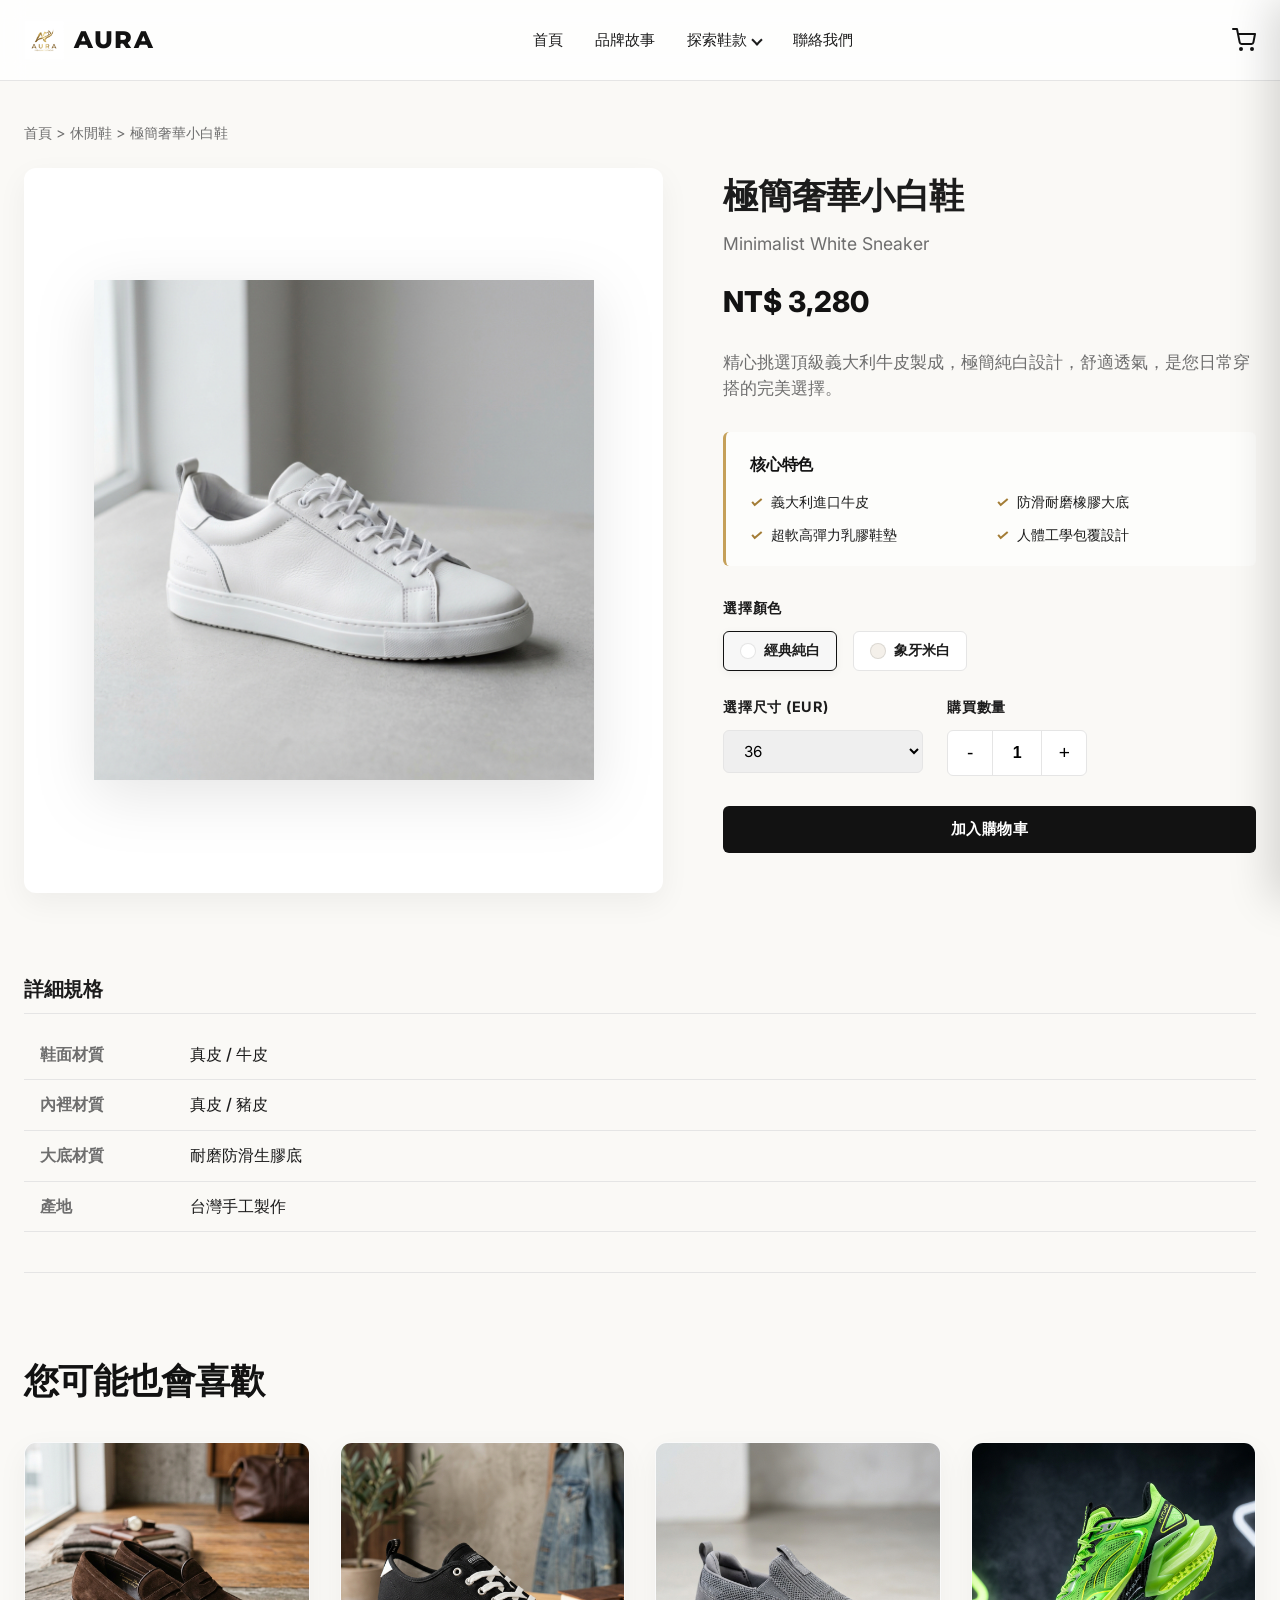
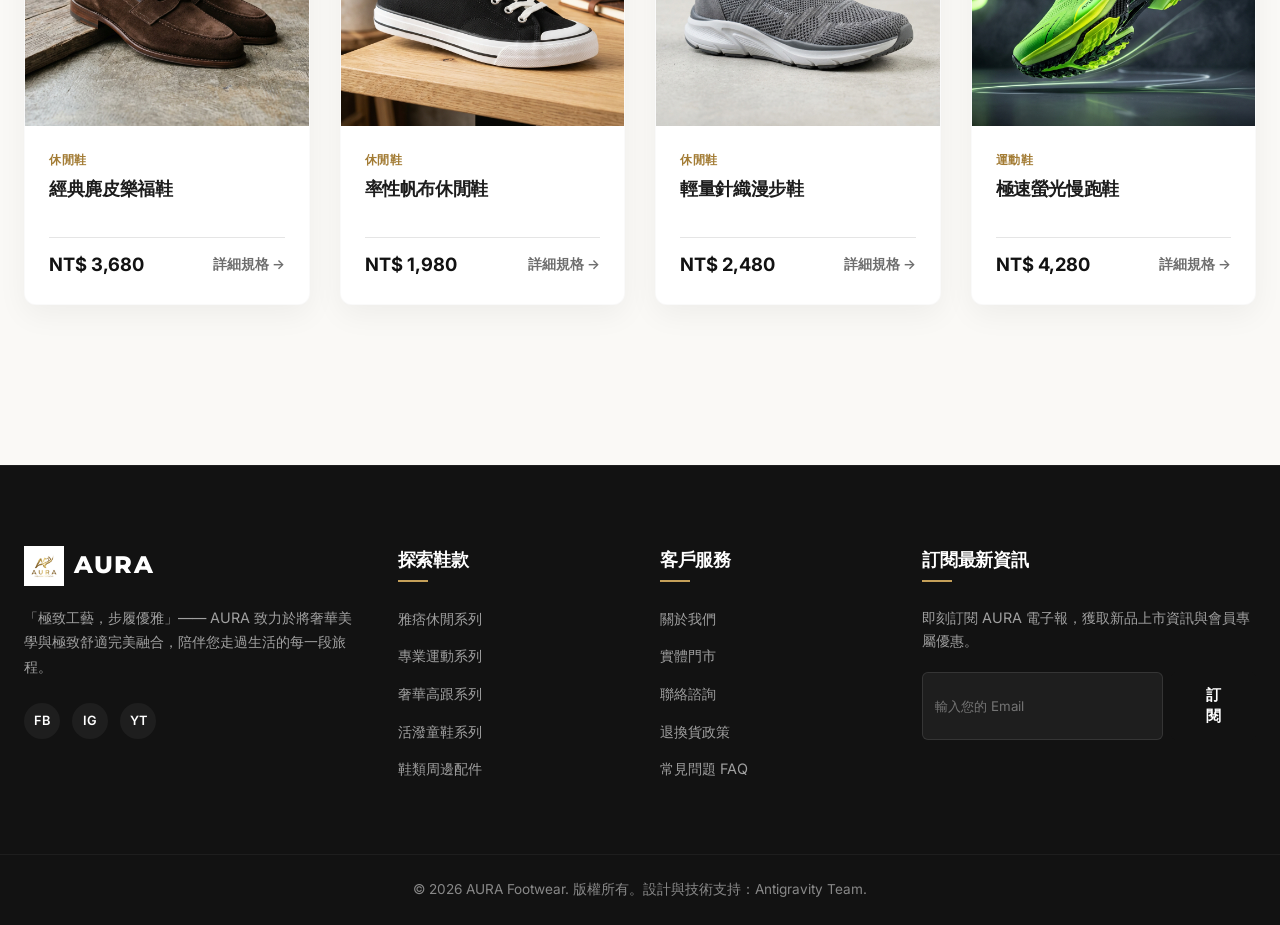
<file: product.html>
<!DOCTYPE html>
<html lang="zh-Hant">
<head>
  <meta charset="UTF-8">
  <meta name="viewport" content="width=device-width, initial-scale=1.0">
  <title>商品詳情 - AURA 鞋履工坊</title>
  <meta name="description" content="查看商品細節描述、製鞋材料、手工規格與相關推薦鞋款。">
  <link rel="icon" href="assets/logo.png" type="image/png">
  <link rel="stylesheet" href="css/style.css">
</head>
<body>

  <!-- Header Section -->
  <header id="main-header"></header>

  <!-- Product Detail Section -->
  <section class="section-padding" style="padding-top: 40px;">
    <div class="container">
      
      <!-- Breadcrumb -->
      <nav class="breadcrumb" id="product-breadcrumb">
        <a href="index.html">首頁</a> &gt; <span>探索鞋款</span>
      </nav>

      <!-- Detail Grid -->
      <div class="product-detail-grid">
        
        <!-- Gallery (Left) -->
        <div class="product-gallery">
          <img src="assets/logo.png" id="prod-main-img" alt="Product Image">
        </div>

        <!-- Purchase Info (Right) -->
        <div class="product-info-panel">
          <h1 id="prod-title">載入中...</h1>
          <p class="product-english-title" id="prod-eng-title">Loading...</p>
          <div class="product-detail-price" id="prod-price">NT$ 0</div>
          
          <p class="product-detail-desc" id="prod-desc">商品細節說明加載中...</p>

          <!-- Core Features -->
          <div class="product-features-list">
            <h3>核心特色</h3>
            <ul id="prod-features">
              <!-- Rendered dynamically -->
            </ul>
          </div>

          <!-- Selection Form -->
          <form id="buy-form">
            <!-- Colors -->
            <div class="option-group">
              <span class="option-title">選擇顏色</span>
              <div class="colors-container" id="prod-colors">
                <!-- Rendered dynamically -->
              </div>
            </div>

            <!-- Sizes & Qty -->
            <div style="display: flex; gap: 24px; margin-bottom: 30px; flex-wrap: wrap;">
              <div class="option-group" style="margin-bottom: 0;">
                <label class="option-title" for="prod-size-select">選擇尺寸 (EUR)</label>
                <select id="prod-size-select" class="prod-select-control" required>
                  <!-- Rendered dynamically -->
                </select>
              </div>

              <div class="option-group" style="margin-bottom: 0;">
                <span class="option-title">購買數量</span>
                <div class="qty-selector">
                  <button type="button" onclick="adjustQty(-1)">-</button>
                  <input type="text" id="prod-qty" value="1" readonly>
                  <button type="button" onclick="adjustQty(1)">+</button>
                </div>
              </div>
            </div>

            <!-- Actions -->
            <div class="purchase-actions">
              <button type="submit" class="btn btn-primary" style="flex-grow: 1;">加入購物車</button>
            </div>
          </form>
        </div>
      </div>

      <!-- Specifications Section -->
      <div class="specs-container section-padding" style="padding-top: 0; padding-bottom: 40px;">
        <h3>詳細規格</h3>
        <table class="specs-table">
          <tbody id="prod-specs">
            <!-- Rendered dynamically -->
          </tbody>
        </table>
      </div>

      <!-- Related Products Grid -->
      <div class="section-padding" style="border-top: 1px solid var(--color-border); padding-bottom: 0;">
        <div class="section-header" style="text-align: left; margin-bottom: 32px;">
          <h2>您可能也會喜歡</h2>
        </div>
        <div class="products-grid" id="related-products-grid">
          <!-- Rendered dynamically -->
        </div>
      </div>

    </div>
  </section>

  <!-- Footer Section -->
  <footer id="main-footer"></footer>

  <!-- Scripts -->
  <script src="js/products.js"></script>
  <script src="js/main.js"></script>
</body>
</html>
</file>
<file: css/style.css>
/* --- PREMIUM AESTHETIC STYLING SYSTEM --- */
@import url('https://fonts.googleapis.com/css2?family=Inter:wght@300;400;500;600;700&family=Montserrat:wght@400;500;600;700;800&display=swap');

:root {
  /* Color Palette */
  --color-primary: #121212;      /* Deep Charcoal / Near Black */
  --color-accent: #c5a059;       /* Muted Premium Gold / Bronze */
  --color-accent-light: #dfc28d;
  --color-accent-dark: #a37c35;
  --color-bg-light: #faf9f6;      /* Off-white warm canvas */
  --color-bg-white: #ffffff;
  --color-text-dark: #1c1c1c;
  --color-text-muted: #6e6e6e;
  --color-border: #e5e5e5;
  
  /* Layout Properties */
  --border-radius: 12px;
  --border-radius-sm: 6px;
  --box-shadow: 0 10px 30px rgba(0, 0, 0, 0.05);
  --box-shadow-hover: 0 20px 40px rgba(0, 0, 0, 0.12);
  --transition-smooth: all 0.4s cubic-bezier(0.16, 1, 0.3, 1);
  --transition-fast: all 0.2s ease;
  
  /* Font Families */
  --font-heading: 'Montserrat', 'Inter', sans-serif;
  --font-body: 'Inter', sans-serif;
}

/* Global Reset */
* {
  box-sizing: border-box;
  margin: 0;
  padding: 0;
}

body {
  font-family: var(--font-body);
  background-color: var(--color-bg-light);
  color: var(--color-text-dark);
  line-height: 1.6;
  -webkit-font-smoothing: antialiased;
}

a {
  text-decoration: none;
  color: inherit;
  transition: var(--transition-fast);
}

img {
  max-width: 100%;
  height: auto;
  display: block;
}

ul {
  list-style: none;
}

.container {
  max-width: 1280px;
  margin: 0 auto;
  padding: 0 24px;
}

/* --- TYPOGRAPHY --- */
h1, h2, h3, h4, h5, h6 {
  font-family: var(--font-heading);
  font-weight: 700;
  letter-spacing: -0.02em;
}

/* --- BUTTONS --- */
.btn {
  display: inline-flex;
  align-items: center;
  justify-content: center;
  padding: 12px 28px;
  border-radius: var(--border-radius-sm);
  font-family: var(--font-heading);
  font-weight: 600;
  font-size: 0.95rem;
  letter-spacing: 0.03em;
  cursor: pointer;
  transition: var(--transition-smooth);
  border: 1px solid transparent;
}

.btn-primary {
  background-color: var(--color-primary);
  color: var(--color-bg-white);
}

.btn-primary:hover {
  background-color: var(--color-accent);
  color: var(--color-primary);
  transform: translateY(-2px);
}

.btn-secondary {
  background-color: transparent;
  color: var(--color-primary);
  border-color: var(--color-primary);
}

.btn-secondary:hover {
  background-color: var(--color-primary);
  color: var(--color-bg-white);
  transform: translateY(-2px);
}

.btn-sm {
  padding: 8px 18px;
  font-size: 0.85rem;
}

.btn-block {
  display: flex;
  width: 100%;
}

/* --- HEADER / NAVIGATION --- */
header {
  background-color: rgba(255, 255, 255, 0.8);
  backdrop-filter: blur(12px);
  position: sticky;
  top: 0;
  z-index: 1000;
  border-bottom: 1px solid var(--color-border);
  transition: var(--transition-fast);
}

.navbar-container {
  display: flex;
  align-items: center;
  justify-content: space-between;
  height: 80px;
}

.logo {
  display: flex;
  align-items: center;
  gap: 10px;
  font-family: var(--font-heading);
  font-weight: 800;
  font-size: 1.5rem;
  letter-spacing: 0.05em;
  color: var(--color-primary);
}

.logo img {
  height: 40px;
  width: auto;
}

.nav-menu {
  display: flex;
  align-items: center;
  gap: 32px;
}

.nav-link {
  font-family: var(--font-heading);
  font-weight: 500;
  font-size: 0.95rem;
  color: var(--color-text-dark);
  padding: 8px 0;
  position: relative;
}

.nav-link::after {
  content: '';
  position: absolute;
  bottom: 0;
  left: 0;
  width: 0;
  height: 2px;
  background-color: var(--color-accent);
  transition: var(--transition-smooth);
}

.nav-link:hover::after,
.nav-link.active::after {
  width: 100%;
}

.nav-link:hover {
  color: var(--color-accent);
}

/* Dropdown */
.nav-dropdown {
  position: relative;
}

.dropdown-toggle {
  display: inline-flex;
  align-items: center;
  gap: 4px;
  cursor: pointer;
}

.chevron-down {
  border: solid currentColor;
  border-width: 0 2px 2px 0;
  display: inline-block;
  padding: 3px;
  transform: rotate(45deg);
  margin-left: 2px;
  transition: var(--transition-fast);
}

.nav-dropdown:hover .chevron-down {
  transform: rotate(-135deg) translateY(-2px);
}

.dropdown-menu {
  position: absolute;
  top: 100%;
  left: 0;
  background-color: var(--color-bg-white);
  box-shadow: var(--box-shadow-hover);
  border-radius: var(--border-radius);
  padding: 12px 0;
  min-width: 220px;
  opacity: 0;
  visibility: hidden;
  transform: translateY(10px);
  transition: var(--transition-smooth);
}

.nav-dropdown:hover .dropdown-menu {
  opacity: 1;
  visibility: visible;
  transform: translateY(0);
}

.dropdown-menu a {
  display: block;
  padding: 10px 24px;
  font-size: 0.9rem;
  font-weight: 500;
  color: var(--color-text-dark);
}

.dropdown-menu a:hover {
  background-color: #f7f5f0;
  color: var(--color-accent);
}

.nav-actions {
  display: flex;
  align-items: center;
  gap: 20px;
}

.nav-action-btn {
  position: relative;
  color: var(--color-primary);
  display: flex;
  align-items: center;
  justify-content: center;
}

.nav-action-btn:hover {
  color: var(--color-accent);
  transform: scale(1.05);
}

.cart-badge {
  position: absolute;
  top: -8px;
  right: -8px;
  background-color: var(--color-accent);
  color: var(--color-primary);
  font-size: 0.75rem;
  font-weight: 700;
  border-radius: 50%;
  width: 18px;
  height: 18px;
  display: flex;
  align-items: center;
  justify-content: center;
}

.nav-toggle {
  display: none;
  flex-direction: column;
  justify-content: space-between;
  width: 24px;
  height: 18px;
  background: transparent;
  border: none;
  cursor: pointer;
}

.nav-toggle span {
  display: block;
  height: 2px;
  width: 100%;
  background-color: var(--color-primary);
  transition: var(--transition-fast);
}

/* --- HERO BANNER (首頁) --- */
.hero-banner {
  background: linear-gradient(135deg, #121212 0%, #2a2a2a 100%);
  color: var(--color-bg-white);
  padding: 120px 0;
  position: relative;
  overflow: hidden;
}

.hero-grid {
  display: grid;
  grid-template-columns: 1fr 1fr;
  align-items: center;
  gap: 48px;
}

.hero-content h1 {
  font-size: 3.5rem;
  line-height: 1.15;
  margin-bottom: 24px;
  background: linear-gradient(135deg, #ffffff 40%, var(--color-accent-light) 100%);
  -webkit-background-clip: text;
  -webkit-text-fill-color: transparent;
}

.hero-content p {
  font-size: 1.1rem;
  color: #cccccc;
  margin-bottom: 36px;
  max-width: 480px;
}

.hero-btn-group {
  display: flex;
  gap: 16px;
}

.hero-btn-group .btn-secondary {
  color: var(--color-bg-white);
  border-color: var(--color-bg-white);
}

.hero-btn-group .btn-secondary:hover {
  background-color: var(--color-bg-white);
  color: var(--color-primary);
}

.hero-image-container {
  position: relative;
  display: flex;
  justify-content: center;
  align-items: center;
}

.hero-image-bg {
  position: absolute;
  width: 400px;
  height: 400px;
  border-radius: 50%;
  background: radial-gradient(circle, rgba(197,160,89,0.2) 0%, rgba(0,0,0,0) 70%);
  animation: pulse 8s infinite alternate;
}

.hero-image-container img {
  position: relative;
  max-width: 90%;
  z-index: 2;
  filter: drop-shadow(0 25px 50px rgba(0, 0, 0, 0.4));
  transform: rotate(-15deg);
  animation: float 6s ease-in-out infinite;
}

@keyframes float {
  0% { transform: translateY(0) rotate(-15deg); }
  50% { transform: translateY(-15px) rotate(-12deg); }
  100% { transform: translateY(0) rotate(-15deg); }
}

@keyframes pulse {
  0% { transform: scale(0.9); opacity: 0.6; }
  100% { transform: scale(1.1); opacity: 1; }
}

/* --- BRAND VALUE SECTION --- */
.section-padding {
  padding: 80px 0;
}

.section-header {
  text-align: center;
  margin-bottom: 48px;
}

.section-header h2 {
  font-size: 2.2rem;
  color: var(--color-primary);
  margin-bottom: 12px;
}

.section-header p {
  color: var(--color-text-muted);
  font-size: 1rem;
}

.values-grid {
  display: grid;
  grid-template-columns: repeat(3, 1fr);
  gap: 32px;
}

.value-card {
  background-color: var(--color-bg-white);
  padding: 40px;
  border-radius: var(--border-radius);
  box-shadow: var(--box-shadow);
  border: 1px solid rgba(0, 0, 0, 0.02);
  transition: var(--transition-smooth);
}

.value-card:hover {
  transform: translateY(-5px);
  box-shadow: var(--box-shadow-hover);
}

.value-icon {
  width: 50px;
  height: 50px;
  background-color: #f7f5f0;
  border-radius: 50%;
  display: flex;
  align-items: center;
  justify-content: center;
  margin-bottom: 24px;
  color: var(--color-accent);
  font-size: 1.5rem;
}

.value-card h3 {
  font-size: 1.25rem;
  margin-bottom: 12px;
}

.value-card p {
  color: var(--color-text-muted);
  font-size: 0.95rem;
}

/* --- PRODUCT CARD & GRID --- */
.products-grid {
  display: grid;
  grid-template-columns: repeat(4, 1fr);
  gap: 30px;
}

.product-card {
  background-color: var(--color-bg-white);
  border-radius: var(--border-radius);
  overflow: hidden;
  box-shadow: var(--box-shadow);
  transition: var(--transition-smooth);
  display: flex;
  flex-direction: column;
  border: 1px solid rgba(0,0,0,0.02);
}

.product-card:hover {
  transform: translateY(-8px);
  box-shadow: var(--box-shadow-hover);
}

.product-card-img {
  position: relative;
  padding-top: 100%; /* 1:1 Aspect Ratio */
  background-color: #f6f6f6;
  overflow: hidden;
}

.product-card-img img {
  position: absolute;
  top: 0;
  left: 0;
  width: 100%;
  height: 100%;
  object-fit: cover;
  transition: var(--transition-smooth);
}

.product-card:hover .product-card-img img {
  transform: scale(1.08);
}

.product-card-overlay {
  position: absolute;
  top: 0;
  left: 0;
  width: 100%;
  height: 100%;
  background-color: rgba(18, 18, 18, 0.4);
  backdrop-filter: blur(4px);
  display: flex;
  flex-direction: column;
  justify-content: center;
  align-items: center;
  gap: 12px;
  opacity: 0;
  transition: var(--transition-smooth);
}

.product-card:hover .product-card-overlay {
  opacity: 1;
}

.product-card-info {
  padding: 24px;
  display: flex;
  flex-direction: column;
  flex-grow: 1;
}

.product-card-category {
  font-size: 0.75rem;
  text-transform: uppercase;
  color: var(--color-accent-dark);
  font-weight: 600;
  letter-spacing: 0.05em;
  margin-bottom: 8px;
}

.product-card-title {
  font-size: 1.1rem;
  font-weight: 600;
  margin-bottom: 12px;
  line-height: 1.4;
  height: 48px; /* Fixed height for two lines maximum alignment */
  overflow: hidden;
  display: -webkit-box;
  -webkit-line-clamp: 2;
  -webkit-box-orient: vertical;
}

.product-card-title a:hover {
  color: var(--color-accent);
}

.product-card-footer {
  display: flex;
  align-items: center;
  justify-content: space-between;
  margin-top: auto;
  padding-top: 12px;
  border-top: 1px solid var(--color-border);
}

.product-card-price {
  font-size: 1.15rem;
  font-weight: 700;
  color: var(--color-primary);
}

.product-card-link {
  font-size: 0.85rem;
  font-weight: 600;
  color: var(--color-text-muted);
}

.product-card:hover .product-card-link {
  color: var(--color-accent);
}

/* --- BANNER INTERACTION --- */
.promo-banner {
  background: linear-gradient(rgba(18,18,18,0.7), rgba(18,18,18,0.7)), url('../assets/casual_1.png') no-repeat center center/cover;
  padding: 100px 0;
  color: var(--color-bg-white);
  text-align: center;
  margin: 40px 0;
}

.promo-banner h2 {
  font-size: 2.5rem;
  margin-bottom: 16px;
}

.promo-banner p {
  font-size: 1.1rem;
  max-width: 600px;
  margin: 0 auto 30px;
  color: #dddddd;
}

/* --- CATEGORY HERO BANNERS --- */
.category-hero {
  background-color: var(--color-primary);
  color: var(--color-bg-white);
  padding: 60px 0;
  margin-bottom: 48px;
}

.category-hero h1 {
  font-size: 2.5rem;
  margin-bottom: 12px;
}

.category-hero p {
  color: #cccccc;
}

.category-header-meta {
  display: flex;
  justify-content: space-between;
  align-items: center;
  margin-bottom: 24px;
  padding-bottom: 16px;
  border-bottom: 1px solid var(--color-border);
}

.product-count {
  color: var(--color-text-muted);
  font-size: 0.95rem;
}

/* --- BRAND STORY PAGE (ABOUT) --- */
.about-hero {
  display: grid;
  grid-template-columns: 1fr 1fr;
  align-items: center;
  gap: 60px;
  margin-bottom: 80px;
}

.about-hero-img img {
  border-radius: var(--border-radius);
  box-shadow: var(--box-shadow-hover);
}

.about-content h2 {
  font-size: 2rem;
  margin-bottom: 16px;
}

.about-content p {
  margin-bottom: 20px;
  color: var(--color-text-muted);
}

.about-timeline {
  display: grid;
  grid-template-columns: repeat(4, 1fr);
  gap: 24px;
  margin-top: 60px;
}

.timeline-item {
  background-color: var(--color-bg-white);
  padding: 30px;
  border-radius: var(--border-radius);
  position: relative;
  box-shadow: var(--box-shadow);
}

.timeline-year {
  font-size: 1.5rem;
  font-weight: 800;
  color: var(--color-accent);
  margin-bottom: 12px;
}

/* --- CONTACT PAGE --- */
.contact-grid {
  display: grid;
  grid-template-columns: 1fr 1.2fr;
  gap: 60px;
}

.contact-info-panel {
  background-color: var(--color-primary);
  color: var(--color-bg-white);
  padding: 48px;
  border-radius: var(--border-radius);
}

.contact-info-panel h2 {
  font-size: 1.8rem;
  margin-bottom: 24px;
}

.contact-info-item {
  display: flex;
  gap: 16px;
  margin-bottom: 30px;
}

.contact-info-item svg {
  color: var(--color-accent);
  flex-shrink: 0;
}

.contact-info-text h3 {
  font-size: 1.05rem;
  margin-bottom: 6px;
}

.contact-info-text p {
  color: #cccccc;
  font-size: 0.95rem;
}

.contact-form-panel {
  background-color: var(--color-bg-white);
  padding: 48px;
  border-radius: var(--border-radius);
  box-shadow: var(--box-shadow);
}

.contact-form-panel h2 {
  margin-bottom: 24px;
}

.form-group {
  margin-bottom: 20px;
}

.form-label {
  display: block;
  margin-bottom: 8px;
  font-weight: 600;
  font-size: 0.9rem;
}

.form-control {
  width: 100%;
  padding: 12px 16px;
  border: 1px solid var(--color-border);
  border-radius: var(--border-radius-sm);
  background-color: #fafafa;
  font-family: inherit;
  font-size: 0.95rem;
  transition: var(--transition-fast);
}

.form-control:focus {
  outline: none;
  border-color: var(--color-accent);
  background-color: var(--color-bg-white);
  box-shadow: 0 0 0 3px rgba(197, 160, 89, 0.1);
}

textarea.form-control {
  resize: vertical;
}

/* --- PRODUCT DETAIL PAGE --- */
.product-detail-grid {
  display: grid;
  grid-template-columns: 1.2fr 1fr;
  gap: 60px;
  margin-bottom: 80px;
}

.breadcrumb {
  margin-bottom: 24px;
  font-size: 0.9rem;
  color: var(--color-text-muted);
}

.breadcrumb a:hover {
  color: var(--color-accent);
}

.product-gallery {
  background-color: var(--color-bg-white);
  border-radius: var(--border-radius);
  padding: 40px;
  display: flex;
  justify-content: center;
  align-items: center;
  box-shadow: var(--box-shadow);
}

.product-gallery img {
  max-height: 500px;
  object-fit: contain;
  filter: drop-shadow(0 15px 30px rgba(0,0,0,0.1));
}

.product-info-panel h1 {
  font-size: 2.2rem;
  margin-bottom: 6px;
}

.product-english-title {
  font-size: 1.1rem;
  color: var(--color-text-muted);
  margin-bottom: 20px;
}

.product-detail-price {
  font-size: 1.8rem;
  font-weight: 800;
  color: var(--color-primary);
  margin-bottom: 24px;
}

.product-detail-desc {
  color: var(--color-text-muted);
  margin-bottom: 30px;
  font-size: 1.05rem;
}

.product-features-list {
  margin-bottom: 30px;
  background-color: #fdfdfb;
  padding: 20px 24px;
  border-radius: var(--border-radius-sm);
  border-left: 3px solid var(--color-accent);
}

.product-features-list h3 {
  font-size: 1rem;
  margin-bottom: 12px;
  color: var(--color-primary);
}

.product-features-list ul {
  display: grid;
  grid-template-columns: 1fr 1fr;
  gap: 10px;
}

.product-features-list li {
  font-size: 0.9rem;
  font-weight: 500;
}

.check-icon {
  color: var(--color-accent-dark);
  font-weight: bold;
  margin-right: 4px;
}

.option-group {
  margin-bottom: 24px;
}

.option-title {
  display: block;
  font-weight: 700;
  font-size: 0.9rem;
  margin-bottom: 12px;
  text-transform: uppercase;
  letter-spacing: 0.05em;
}

/* Color Options Custom Swatches */
.colors-container {
  display: flex;
  gap: 16px;
}

.color-option-label {
  display: inline-flex;
  align-items: center;
  gap: 8px;
  cursor: pointer;
  border: 1px solid var(--color-border);
  padding: 8px 16px;
  border-radius: var(--border-radius-sm);
  background-color: var(--color-bg-white);
  transition: var(--transition-fast);
}

.color-option-label input {
  display: none;
}

.color-swatch {
  width: 16px;
  height: 16px;
  border-radius: 50%;
  border: 1px solid rgba(0,0,0,0.1);
  display: inline-block;
}

.color-name {
  font-size: 0.85rem;
  font-weight: 600;
}

.color-option-label:has(input:checked) {
  border-color: var(--color-primary);
  background-color: #f7f7f7;
  box-shadow: 0 2px 8px rgba(0,0,0,0.05);
}

.purchase-actions {
  display: flex;
  gap: 16px;
  margin-bottom: 40px;
}

.qty-selector {
  display: flex;
  align-items: center;
  border: 1px solid var(--color-border);
  border-radius: var(--border-radius-sm);
  overflow: hidden;
  background-color: var(--color-bg-white);
}

.qty-selector button {
  background-color: transparent;
  border: none;
  width: 44px;
  height: 44px;
  font-size: 1.2rem;
  cursor: pointer;
  transition: var(--transition-fast);
}

.qty-selector button:hover {
  background-color: #f0f0f0;
}

.qty-selector input {
  width: 50px;
  height: 44px;
  border: none;
  border-left: 1px solid var(--color-border);
  border-right: 1px solid var(--color-border);
  text-align: center;
  font-size: 1rem;
  font-weight: 600;
}

.qty-selector input:focus {
  outline: none;
}

.prod-select-control {
  padding: 10px 16px;
  border-radius: var(--border-radius-sm);
  border: 1px solid var(--color-border);
  width: 200px;
  font-size: 0.95rem;
  font-family: inherit;
}

/* Specs Table */
.specs-container h3 {
  font-size: 1.25rem;
  margin-bottom: 16px;
  border-bottom: 1px solid var(--color-border);
  padding-bottom: 8px;
}

.specs-table {
  width: 100%;
  border-collapse: collapse;
}

.specs-table th, .specs-table td {
  padding: 12px 16px;
  text-align: left;
  border-bottom: 1px solid var(--color-border);
}

.specs-table th {
  font-weight: 600;
  width: 150px;
  color: var(--color-text-muted);
}

.specs-table td {
  font-weight: 500;
}

/* --- SHOPPING CART DRAWER --- */
.cart-overlay {
  position: fixed;
  top: 0;
  left: 0;
  width: 100%;
  height: 100%;
  background-color: rgba(0, 0, 0, 0.4);
  backdrop-filter: blur(4px);
  z-index: 1050;
  opacity: 0;
  visibility: hidden;
  transition: var(--transition-smooth);
}

.cart-overlay.active {
  opacity: 1;
  visibility: visible;
}

.cart-drawer {
  position: fixed;
  top: 0;
  right: 0;
  width: 420px;
  height: 100%;
  background-color: var(--color-bg-white);
  box-shadow: -10px 0 40px rgba(0,0,0,0.15);
  z-index: 1100;
  display: flex;
  flex-direction: column;
  transform: translateX(100%);
  transition: var(--transition-smooth);
}

.cart-drawer.active {
  transform: translateX(0);
}

.cart-drawer-header {
  padding: 24px;
  border-bottom: 1px solid var(--color-border);
  display: flex;
  justify-content: space-between;
  align-items: center;
}

.cart-drawer-header h3 {
  font-size: 1.25rem;
}

.cart-drawer-close {
  background: transparent;
  border: none;
  font-size: 2rem;
  cursor: pointer;
  line-height: 1;
}

.cart-drawer-close:hover {
  color: var(--color-accent);
}

.cart-drawer-body {
  padding: 24px;
  overflow-y: auto;
  flex-grow: 1;
}

/* Cart Item */
.cart-item {
  display: flex;
  gap: 16px;
  padding-bottom: 20px;
  margin-bottom: 20px;
  border-bottom: 1px solid var(--color-border);
  position: relative;
}

.cart-item img {
  width: 80px;
  height: 80px;
  object-fit: cover;
  background-color: #f7f7f7;
  border-radius: var(--border-radius-sm);
}

.cart-item-info {
  display: flex;
  flex-direction: column;
  flex-grow: 1;
}

.cart-item-info h4 {
  font-size: 0.95rem;
  margin-bottom: 4px;
  padding-right: 20px;
}

.cart-item-meta {
  font-size: 0.8rem;
  color: var(--color-text-muted);
  margin-bottom: 10px;
}

.cart-item-actions {
  display: flex;
  align-items: center;
  justify-content: space-between;
  margin-top: auto;
}

.qty-btn-group {
  display: flex;
  align-items: center;
  border: 1px solid var(--color-border);
  border-radius: var(--border-radius-sm);
}

.qty-btn-group button {
  background-color: transparent;
  border: none;
  width: 28px;
  height: 28px;
  cursor: pointer;
}

.qty-btn-group button:hover {
  background-color: #f0f0f0;
}

.qty-btn-group span {
  width: 32px;
  text-align: center;
  font-size: 0.85rem;
  font-weight: 600;
}

.cart-item-price {
  font-size: 0.95rem;
  font-weight: 700;
}

.cart-item-remove {
  position: absolute;
  top: 0;
  right: 0;
  background: transparent;
  border: none;
  font-size: 1.25rem;
  color: #ccc;
  cursor: pointer;
  transition: var(--transition-fast);
}

.cart-item-remove:hover {
  color: #ff4d4d;
}

.cart-empty {
  display: flex;
  flex-direction: column;
  align-items: center;
  justify-content: center;
  height: 250px;
  color: var(--color-text-muted);
  gap: 16px;
}

.cart-drawer-footer {
  padding: 24px;
  border-top: 1px solid var(--color-border);
  background-color: #fafafa;
}

.cart-drawer-summary {
  display: flex;
  justify-content: space-between;
  font-size: 1.1rem;
  font-weight: 700;
  margin-bottom: 8px;
}

.subtotal-amount {
  color: var(--color-accent-dark);
}

.cart-drawer-tip {
  font-size: 0.8rem;
  color: var(--color-text-muted);
  margin-bottom: 20px;
  text-align: center;
}

/* --- FOOTER --- */
footer {
  background-color: var(--color-primary);
  color: var(--color-bg-white);
  padding: 80px 0 0;
  margin-top: 80px;
  border-top: 1px solid rgba(255,255,255,0.05);
}

.footer-grid {
  display: grid;
  grid-template-columns: 1.5fr 1fr 1fr 1.5fr;
  gap: 40px;
  margin-bottom: 60px;
}

.logo-light {
  color: var(--color-bg-white);
  margin-bottom: 20px;
}

.footer-desc {
  color: #a0a0a0;
  font-size: 0.9rem;
  margin-bottom: 24px;
  line-height: 1.7;
}

.social-links {
  display: flex;
  gap: 12px;
}

.social-icon {
  width: 36px;
  height: 36px;
  border-radius: 50%;
  background-color: rgba(255,255,255,0.05);
  display: flex;
  align-items: center;
  justify-content: center;
  font-size: 0.8rem;
  font-weight: 600;
  transition: var(--transition-fast);
}

.social-icon:hover {
  background-color: var(--color-accent);
  color: var(--color-primary);
  transform: translateY(-2px);
}

.footer-links h3, .footer-subscribe h3 {
  font-size: 1.1rem;
  margin-bottom: 24px;
  position: relative;
  padding-bottom: 8px;
}

.footer-links h3::after, .footer-subscribe h3::after {
  content: '';
  position: absolute;
  bottom: 0;
  left: 0;
  width: 30px;
  height: 2px;
  background-color: var(--color-accent);
}

.footer-links ul li {
  margin-bottom: 12px;
}

.footer-links ul li a {
  color: #a0a0a0;
  font-size: 0.9rem;
}

.footer-links ul li a:hover {
  color: var(--color-accent);
  padding-left: 4px;
}

.footer-subscribe p {
  color: #a0a0a0;
  font-size: 0.9rem;
  margin-bottom: 20px;
}

.subscribe-form {
  display: flex;
  gap: 8px;
}

.subscribe-form input {
  flex-grow: 1;
  padding: 12px;
  border-radius: var(--border-radius-sm);
  border: 1px solid rgba(255,255,255,0.1);
  background-color: rgba(255,255,255,0.05);
  color: var(--color-bg-white);
  font-family: inherit;
}

.subscribe-form input:focus {
  outline: none;
  border-color: var(--color-accent);
  background-color: rgba(255,255,255,0.1);
}

.footer-bottom {
  border-top: 1px solid rgba(255,255,255,0.05);
  padding: 24px 0;
  text-align: center;
  font-size: 0.85rem;
  color: #888888;
}

/* --- RESPONSIVE LAYOUTS --- */
@media (max-width: 1024px) {
  .products-grid {
    grid-template-columns: repeat(3, 1fr);
  }
  .footer-grid {
    grid-template-columns: repeat(2, 1fr);
  }
}

@media (max-width: 768px) {
  .hero-grid {
    grid-template-columns: 1fr;
    text-align: center;
    gap: 32px;
  }
  
  .hero-content h1 {
    font-size: 2.5rem;
  }
  
  .hero-content p {
    margin: 0 auto 30px;
  }
  
  .hero-btn-group {
    justify-content: center;
  }
  
  .values-grid {
    grid-template-columns: 1fr;
  }
  
  .products-grid {
    grid-template-columns: repeat(2, 1fr);
  }
  
  .product-detail-grid {
    grid-template-columns: 1fr;
  }
  
  .contact-grid {
    grid-template-columns: 1fr;
  }
  
  .about-hero {
    grid-template-columns: 1fr;
    text-align: center;
  }
  
  .about-timeline {
    grid-template-columns: repeat(2, 1fr);
  }
  
  /* Navbar Mobile toggled menu */
  .nav-toggle {
    display: flex;
  }
  
  .nav-menu {
    position: fixed;
    top: 80px;
    left: 0;
    width: 100%;
    background-color: var(--color-bg-white);
    flex-direction: column;
    padding: 30px 24px;
    gap: 20px;
    border-top: 1px solid var(--color-border);
    box-shadow: 0 10px 15px rgba(0,0,0,0.05);
    transform: translateY(-150%);
    opacity: 0;
    visibility: hidden;
    transition: var(--transition-smooth);
    z-index: 999;
  }
  
  .nav-menu.active {
    transform: translateY(0);
    opacity: 1;
    visibility: visible;
  }
  
  .nav-toggle.active span:nth-child(1) {
    transform: rotate(45deg) translate(5px, 6px);
  }
  
  .nav-toggle.active span:nth-child(2) {
    opacity: 0;
  }
  
  .nav-toggle.active span:nth-child(3) {
    transform: rotate(-45deg) translate(5px, -6px);
  }
  
  .nav-dropdown .dropdown-menu {
    position: static;
    opacity: 1;
    visibility: visible;
    transform: none;
    box-shadow: none;
    padding: 6px 0 0 16px;
    border-radius: 0;
    border-left: 2px solid var(--color-accent);
    margin-top: 8px;
    min-width: 0;
    display: none;
  }
  
  .nav-dropdown:hover .dropdown-menu,
  .nav-dropdown:focus-within .dropdown-menu {
    display: block;
  }
}

@media (max-width: 480px) {
  .products-grid {
    grid-template-columns: 1fr;
  }
  
  .about-timeline {
    grid-template-columns: 1fr;
  }
  
  .footer-grid {
    grid-template-columns: 1fr;
  }
  
  .cart-drawer {
    width: 100%;
  }
  
  .purchase-actions {
    flex-direction: column;
  }
}
</file>
